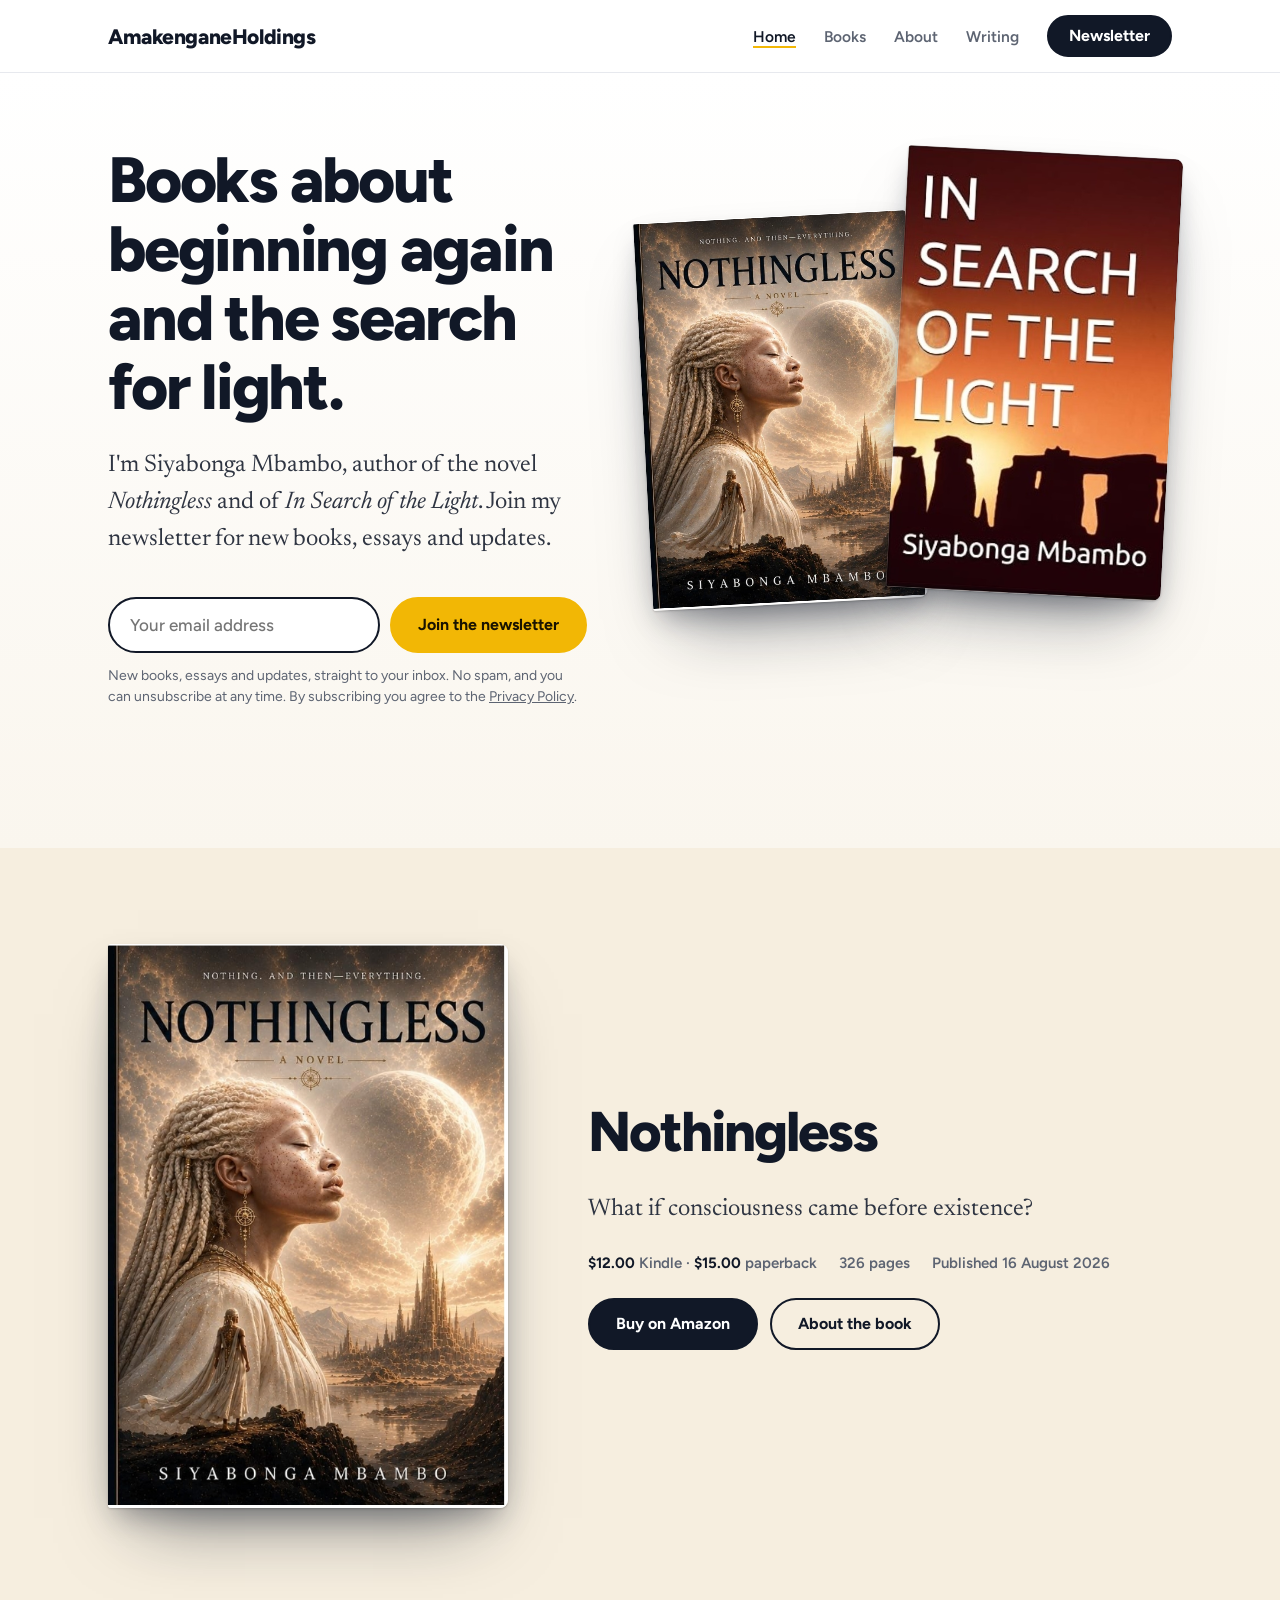
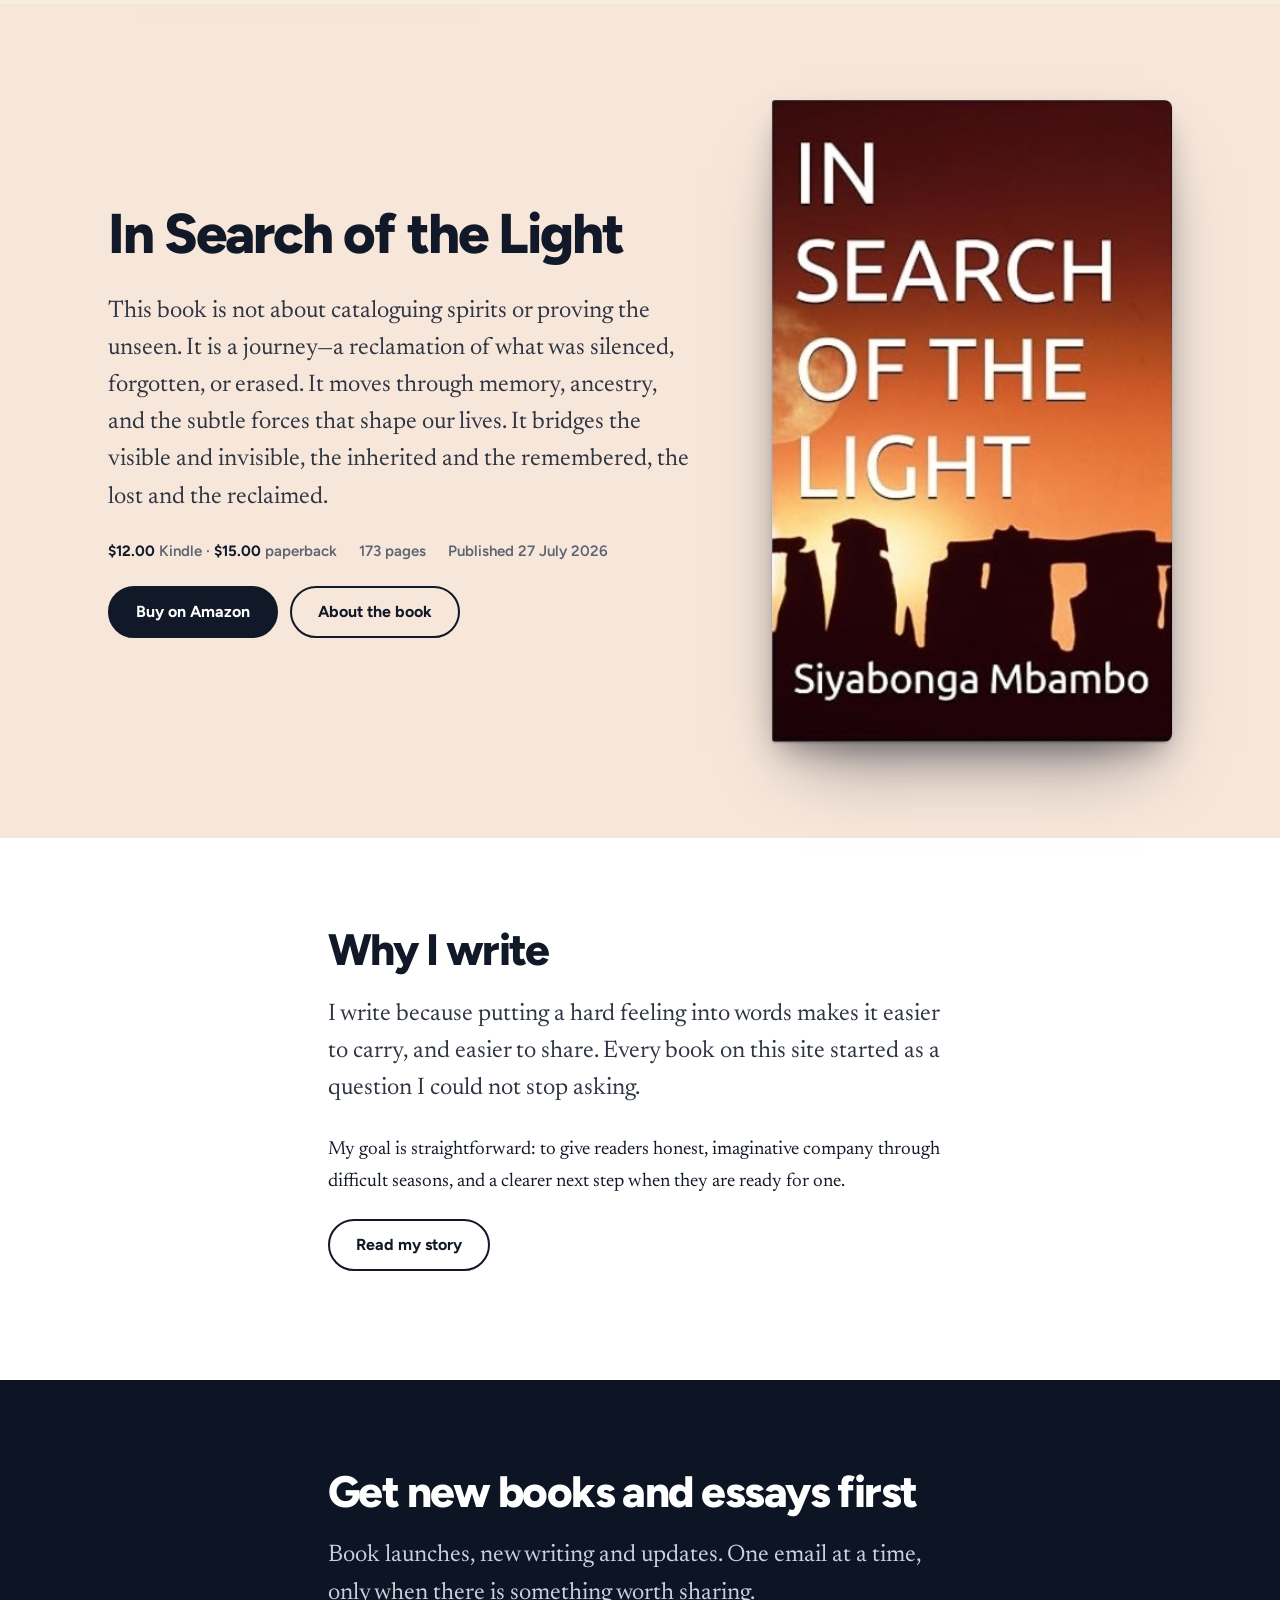
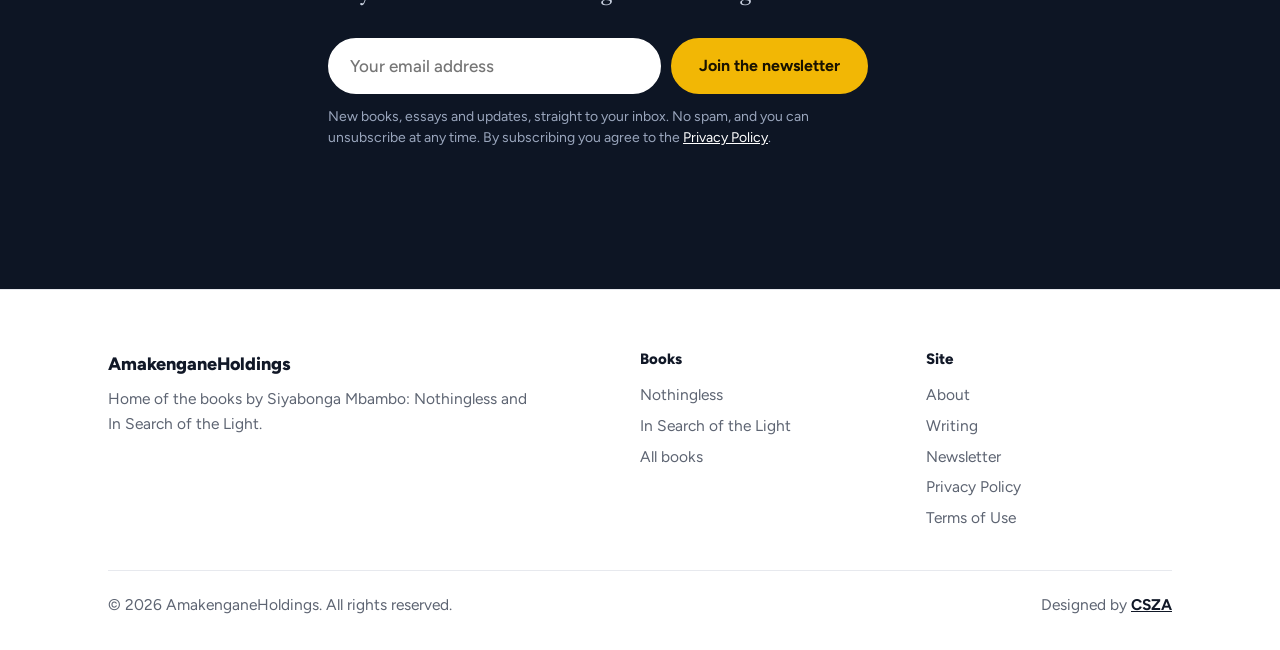
<file: index.html>
<!doctype html>
<html lang="en"><head><meta charset="utf-8">
<meta name="viewport" content="width=device-width,initial-scale=1">
<title>Siyabonga Mbambo | Author of Nothingless and In Search of the Light</title>
<meta name="description" content="Official website of author Siyabonga Mbambo. Explore the novel Nothingless and the book In Search of the Light, see prices and page counts, and join the newsletter."><meta name="keywords" content="Siyabonga Mbambo, Siyabonga Mbambo author, Siyabonga Mbambo books, Nothingless novel, In Search of the Light, Kindle ebooks, author newsletter, Amakengane Holdings"><meta name="robots" content="index,follow,max-image-preview:large">
<link rel="canonical" href="https://www.amakenganeholdings.co.za/">
<meta name="author" content="Siyabonga Mbambo">
<meta property="og:type" content="website"><meta property="og:site_name" content="Siyabonga Mbambo">
<meta property="og:title" content="Siyabonga Mbambo | Author of Nothingless and In Search of the Light"><meta property="og:description" content="Official website of author Siyabonga Mbambo. Explore the novel Nothingless and the book In Search of the Light, see prices and page counts, and join the newsletter."><meta property="og:url" content="https://www.amakenganeholdings.co.za/">
<meta property="og:image" content="https://www.amakenganeholdings.co.za/og-image.png">
<meta name="twitter:card" content="summary_large_image"><meta name="twitter:title" content="Siyabonga Mbambo | Author of Nothingless and In Search of the Light"><meta name="twitter:description" content="Official website of author Siyabonga Mbambo. Explore the novel Nothingless and the book In Search of the Light, see prices and page counts, and join the newsletter.">
<meta name="newsletter-endpoint" content="https://formspree.io/f/mgavkwjn">
<link rel="icon" href="favicon.svg" type="image/svg+xml"><link rel="icon" href="favicon-32.png" sizes="32x32" type="image/png"><link rel="apple-touch-icon" href="apple-touch-icon.png">
<link rel="sitemap" type="application/xml" href="https://www.amakenganeholdings.co.za/sitemap.xml">
<link rel="preconnect" href="https://fonts.googleapis.com"><link rel="preconnect" href="https://fonts.gstatic.com" crossorigin>
<link href="https://fonts.googleapis.com/css2?family=Figtree:wght@500;600;700&family=Newsreader:ital,opsz,wght@0,6..72,400;0,6..72,600;1,6..72,400&display=swap" rel="stylesheet">
<link rel="stylesheet" href="style.css"><script type="application/ld+json">{"@context": "https://schema.org", "@type": "Person", "name": "Siyabonga Mbambo", "url": "https://www.amakenganeholdings.co.za/", "jobTitle": "Author", "description": "Siyabonga Mbambo is the author of Nothingless and In Search of the Light.", "sameAs": ["https://www.amazon.nl/Nothingless-English-Siyabonga-Mbambo-ebook/dp/B0HFGPRQQQ", "https://www.amazon.com/SEARCH-LIGHT-Siyabonga-Mbambo-ebook/dp/B0HBRB9HQM"], "author": [{"@type": "Book", "name": "Nothingless", "url": "https://www.amakenganeholdings.co.za/nothingless.html"}, {"@type": "Book", "name": "In Search of the Light", "url": "https://www.amakenganeholdings.co.za/in-search-of-the-light.html"}]}</script><script type="application/ld+json">{"@context": "https://schema.org", "@type": "WebSite", "name": "Siyabonga Mbambo", "url": "https://www.amakenganeholdings.co.za/"}</script>
</head><body>
<a class="skip" href="#main">Skip to content</a>
<header class="site-header"><div class="wrap">
<a class="brand" href="index.html">AmakenganeHoldings</a>
<button class="menu-btn" aria-expanded="false" aria-controls="nav">Menu</button>
<nav class="nav" id="nav" aria-label="Main"><a href="index.html" aria-current="page">Home</a><a href="books.html">Books</a><a href="about.html">About</a><a href="writing.html">Writing</a><a class="btn" href="index.html#newsletter" style="color:#fff">Newsletter</a></nav>
</div></header>
<main id="main">
<section class="hero"><div class="wrap">
<div><h1>Books about beginning again and the search for light.</h1>
<p class="lead">I'm Siyabonga Mbambo, author of the novel <em>Nothingless</em> and of <em>In Search of the Light</em>. Join my newsletter for new books, essays and updates.</p>
<div id="newsletter"><div><form class="signup" novalidate>
<label class="skip" for="em-l">Email address</label>
<input id="em-l" type="email" name="email" placeholder="Your email address" autocomplete="email" required>
<input class="hp" type="text" name="website" tabindex="-1" autocomplete="off" aria-hidden="true">
<button class="btn gold" type="submit">Join the newsletter</button></form>
<p class="form-note">New books, essays and updates, straight to your inbox. No spam, and you can unsubscribe at any time. By subscribing you agree to the <a href="privacy.html">Privacy Policy</a>.</p>
<p class="form-msg" role="status" aria-live="polite"></p></div></div></div>
<div class="stack" aria-label="Book covers">
<a class="coverlink s1" href="nothingless.html"><img class="bookimg" src="nothingless-cover.jpg" alt="Cover of Nothingless, a novel by Siyabonga Mbambo" width="520" height="760"></a>
<a class="coverlink s2" href="in-search-of-the-light.html"><img class="bookimg" src="in-search-of-the-light-cover.jpg" alt="Cover of In Search of the Light by Siyabonga Mbambo" width="520" height="760"></a></div>
</div></section>
<section class="feature" style="background:#f6eedf"><div class="wrap">
<div class="fimg"><a class="coverlink" href="nothingless.html" aria-label="Nothingless"><img class="bookimg" src="nothingless-cover.jpg" alt="Cover of Nothingless, a novel by Siyabonga Mbambo" width="520" height="760"></a></div>
<div><h2>Nothingless</h2><p class="lead">What if consciousness came before existence?</p><p class="facts"><span><b>$12.00</b> Kindle &middot; <b>$15.00</b> paperback</span><span>326 pages</span><span>Published 16 August 2026</span></p>
<div class="actions"><a class="btn" href="https://www.amazon.nl/Nothingless-English-Siyabonga-Mbambo-ebook/dp/B0HFGPRQQQ" target="_blank" rel="noopener">Buy on Amazon</a>
<a class="btn ghost" href="nothingless.html">About the book</a></div></div></div></section><section class="feature flip" style="background:#f7e6da"><div class="wrap">
<div class="fimg"><a class="coverlink" href="in-search-of-the-light.html" aria-label="In Search of the Light"><img class="bookimg" src="in-search-of-the-light-cover.jpg" alt="Cover of In Search of the Light by Siyabonga Mbambo" width="520" height="760"></a></div>
<div><h2>In Search of the Light</h2><p class="lead">This book is not about cataloguing spirits or proving the unseen. It is a journey&mdash;a reclamation of what was silenced, forgotten, or erased. It moves through memory, ancestry, and the subtle forces that shape our lives. It bridges the visible and invisible, the inherited and the remembered, the lost and the reclaimed.</p><p class="facts"><span><b>$12.00</b> Kindle &middot; <b>$15.00</b> paperback</span><span>173 pages</span><span>Published 27 July 2026</span></p>
<div class="actions"><a class="btn" href="https://www.amazon.com/SEARCH-LIGHT-Siyabonga-Mbambo-ebook/dp/B0HBRB9HQM" target="_blank" rel="noopener">Buy on Amazon</a>
<a class="btn ghost" href="in-search-of-the-light.html">About the book</a></div></div></div></section>
<section><div class="narrow">
<h2>Why I write</h2>
<p class="lead">I write because putting a hard feeling into words makes it easier to carry, and easier to share. Every book on this site started as a question I could not stop asking.</p>
<p>My goal is straightforward: to give readers honest, imaginative company through difficult seasons, and a clearer next step when they are ready for one.</p>
<p><a class="btn ghost" href="about.html">Read my story</a></p>
</div></section>
<section class="band"><div class="narrow">
<h2>Get new books and essays first</h2>
<p class="lead">Book launches, new writing and updates. One email at a time, only when there is something worth sharing.</p>
<div><form class="signup" novalidate>
<label class="skip" for="em-d">Email address</label>
<input id="em-d" type="email" name="email" placeholder="Your email address" autocomplete="email" required>
<input class="hp" type="text" name="website" tabindex="-1" autocomplete="off" aria-hidden="true">
<button class="btn gold" type="submit">Join the newsletter</button></form>
<p class="form-note">New books, essays and updates, straight to your inbox. No spam, and you can unsubscribe at any time. By subscribing you agree to the <a href="privacy.html">Privacy Policy</a>.</p>
<p class="form-msg" role="status" aria-live="polite"></p></div>
</div></section></main>
<footer class="site-footer"><div class="wrap">
<div class="foot">
<div><p class="sans" style="font-weight:800;color:var(--ink);font-size:18px;margin-bottom:8px">AmakenganeHoldings</p>
<p style="max-width:28em">Home of the books by Siyabonga Mbambo: Nothingless and In Search of the Light.</p></div>
<div><h4>Books</h4><a href="nothingless.html">Nothingless</a><a href="in-search-of-the-light.html">In Search of the Light</a><a href="books.html">All books</a></div>
<div><h4>Site</h4><a href="about.html">About</a><a href="writing.html">Writing</a><a href="index.html#newsletter">Newsletter</a><a href="privacy.html">Privacy Policy</a><a href="terms.html">Terms of Use</a></div>
</div>
<div class="legal"><span>&copy; 2026 AmakenganeHoldings. All rights reserved.</span>
<span>Designed by <a href="https://cloudsolutionsza.com" target="_blank" rel="noopener">CSZA</a></span></div>
</div></footer>
<script src="script.js" defer></script>
</body></html>
</file>
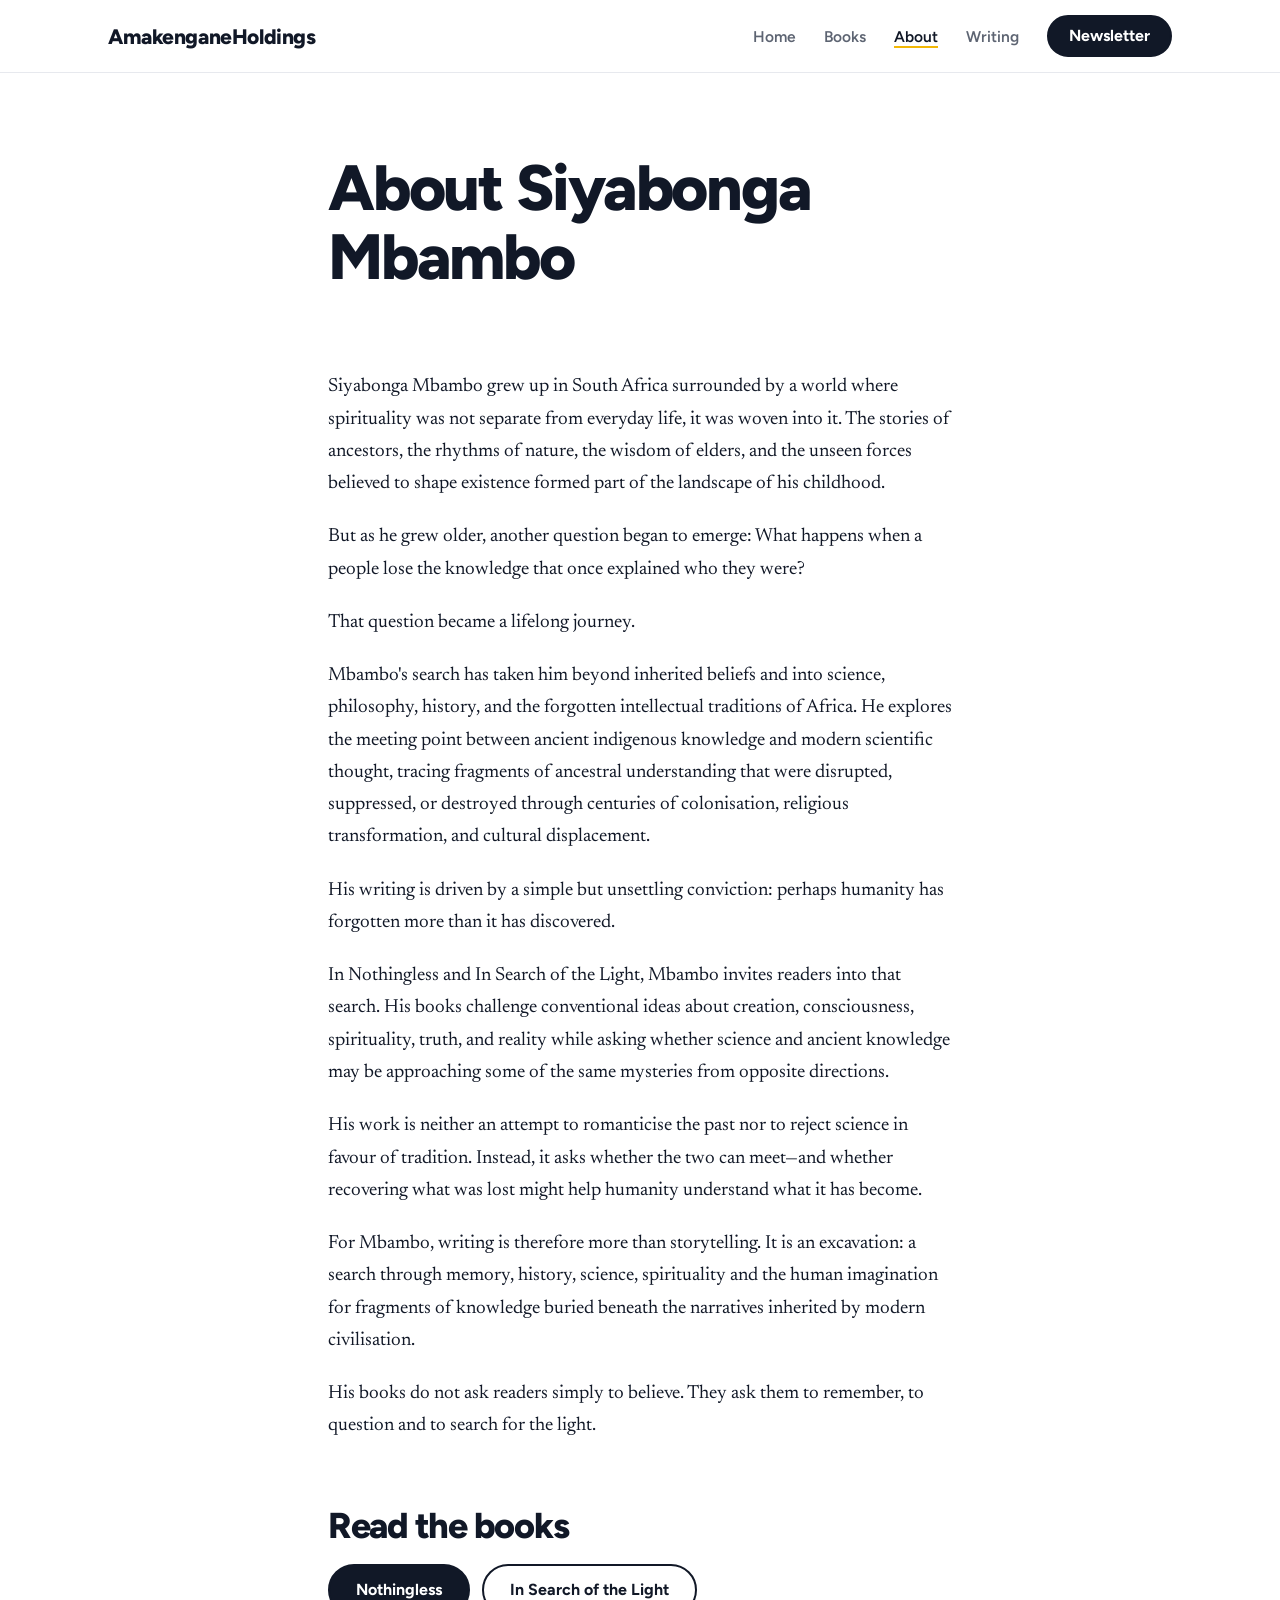
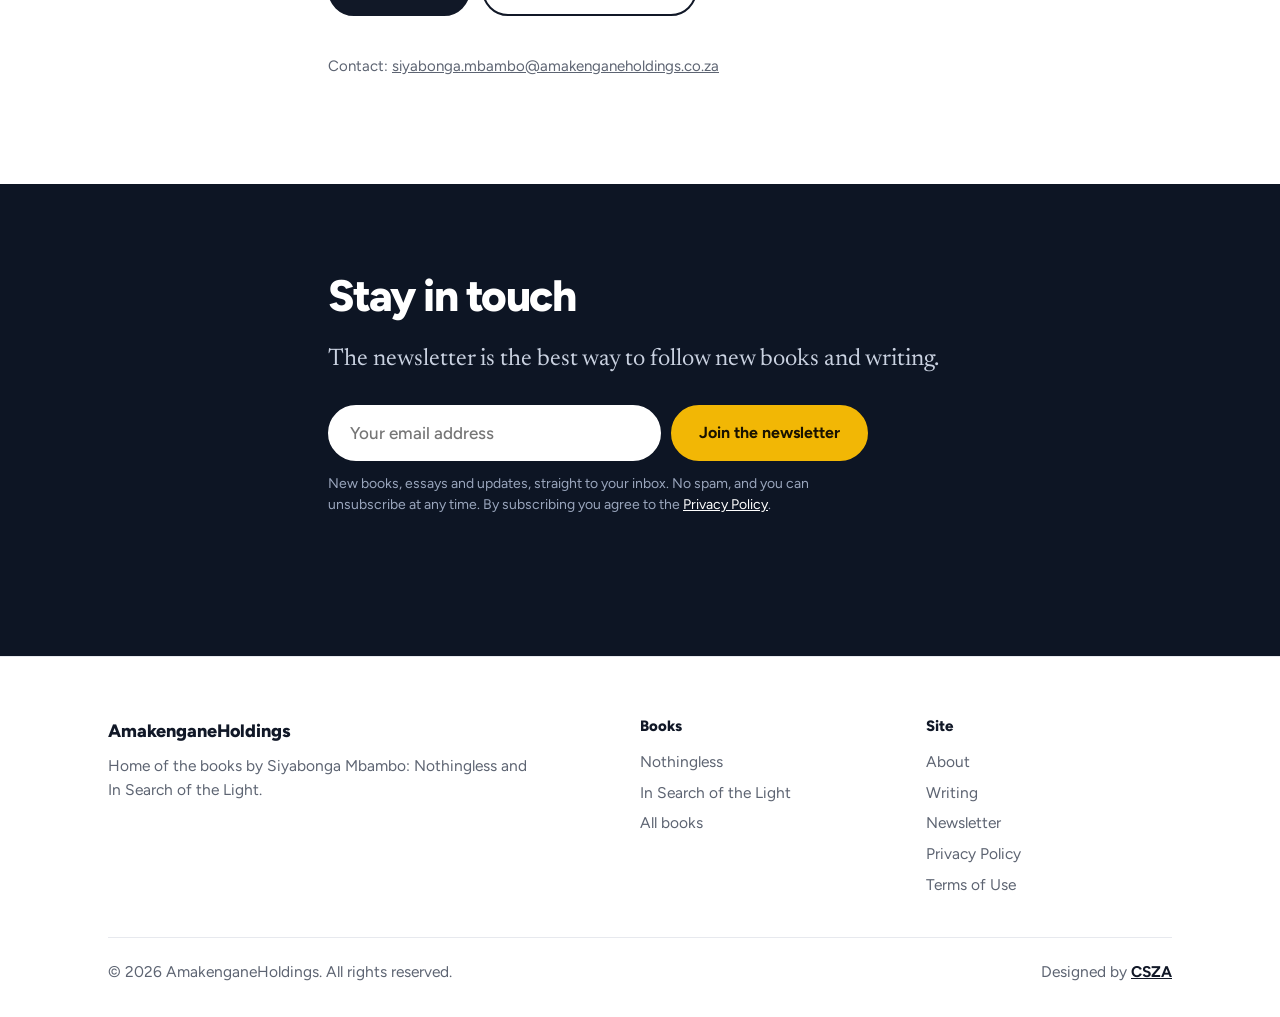
<file: about.html>
<!doctype html>
<html lang="en"><head><meta charset="utf-8">
<meta name="viewport" content="width=device-width,initial-scale=1">
<title>About Siyabonga Mbambo | Author Biography and Story</title>
<meta name="description" content="Meet Siyabonga Mbambo, author of the novel Nothingless and In Search of the Light. Read his story, what he writes about, and why he writes."><meta name="keywords" content="Siyabonga Mbambo biography, about Siyabonga Mbambo, Siyabonga Mbambo autobiography, author story, why I write"><meta name="robots" content="index,follow,max-image-preview:large">
<link rel="canonical" href="https://www.amakenganeholdings.co.za/about.html">
<meta name="author" content="Siyabonga Mbambo">
<meta property="og:type" content="profile"><meta property="og:site_name" content="Siyabonga Mbambo">
<meta property="og:title" content="About Siyabonga Mbambo | Author Biography and Story"><meta property="og:description" content="Meet Siyabonga Mbambo, author of the novel Nothingless and In Search of the Light. Read his story, what he writes about, and why he writes."><meta property="og:url" content="https://www.amakenganeholdings.co.za/about.html">
<meta property="og:image" content="https://www.amakenganeholdings.co.za/og-image.png">
<meta name="twitter:card" content="summary_large_image"><meta name="twitter:title" content="About Siyabonga Mbambo | Author Biography and Story"><meta name="twitter:description" content="Meet Siyabonga Mbambo, author of the novel Nothingless and In Search of the Light. Read his story, what he writes about, and why he writes.">
<meta name="newsletter-endpoint" content="https://formspree.io/f/mgavkwjn">
<link rel="icon" href="favicon.svg" type="image/svg+xml"><link rel="icon" href="favicon-32.png" sizes="32x32" type="image/png"><link rel="apple-touch-icon" href="apple-touch-icon.png">
<link rel="sitemap" type="application/xml" href="https://www.amakenganeholdings.co.za/sitemap.xml">
<link rel="preconnect" href="https://fonts.googleapis.com"><link rel="preconnect" href="https://fonts.gstatic.com" crossorigin>
<link href="https://fonts.googleapis.com/css2?family=Figtree:wght@500;600;700&family=Newsreader:ital,opsz,wght@0,6..72,400;0,6..72,600;1,6..72,400&display=swap" rel="stylesheet">
<link rel="stylesheet" href="style.css"><script type="application/ld+json">{"@context": "https://schema.org", "@type": "Person", "name": "Siyabonga Mbambo", "url": "https://www.amakenganeholdings.co.za/", "jobTitle": "Author", "description": "Siyabonga Mbambo is the author of Nothingless and In Search of the Light.", "sameAs": ["https://www.amazon.nl/Nothingless-English-Siyabonga-Mbambo-ebook/dp/B0HFGPRQQQ", "https://www.amazon.com/SEARCH-LIGHT-Siyabonga-Mbambo-ebook/dp/B0HBRB9HQM"], "author": [{"@type": "Book", "name": "Nothingless", "url": "https://www.amakenganeholdings.co.za/nothingless.html"}, {"@type": "Book", "name": "In Search of the Light", "url": "https://www.amakenganeholdings.co.za/in-search-of-the-light.html"}]}</script><script type="application/ld+json">{"@context": "https://schema.org", "@type": "BreadcrumbList", "itemListElement": [{"@type": "ListItem", "position": 1, "name": "Home", "item": "https://www.amakenganeholdings.co.za/"}, {"@type": "ListItem", "position": 2, "name": "About", "item": "https://www.amakenganeholdings.co.za/about.html"}]}</script>
</head><body>
<a class="skip" href="#main">Skip to content</a>
<header class="site-header"><div class="wrap">
<a class="brand" href="index.html">AmakenganeHoldings</a>
<button class="menu-btn" aria-expanded="false" aria-controls="nav">Menu</button>
<nav class="nav" id="nav" aria-label="Main"><a href="index.html">Home</a><a href="books.html">Books</a><a href="about.html" aria-current="page">About</a><a href="writing.html">Writing</a><a class="btn" href="index.html#newsletter" style="color:#fff">Newsletter</a></nav>
</div></header>
<main id="main">
<section class="pagehead"><div class="narrow"><h1>About Siyabonga Mbambo</h1></div></section>
<section style="padding-top:24px"><div class="narrow prose">
<p>Siyabonga Mbambo grew up in South Africa surrounded by a world where spirituality was not separate from everyday life, it was woven into it. The stories of ancestors, the rhythms of nature, the wisdom of elders, and the unseen forces believed to shape existence formed part of the landscape of his childhood.</p><p>But as he grew older, another question began to emerge: What happens when a people lose the knowledge that once explained who they were?</p><p>That question became a lifelong journey.</p><p>Mbambo's search has taken him beyond inherited beliefs and into science, philosophy, history, and the forgotten intellectual traditions of Africa. He explores the meeting point between ancient indigenous knowledge and modern scientific thought, tracing fragments of ancestral understanding that were disrupted, suppressed, or destroyed through centuries of colonisation, religious transformation, and cultural displacement.</p><p>His writing is driven by a simple but unsettling conviction: perhaps humanity has forgotten more than it has discovered.</p><p>In Nothingless and In Search of the Light, Mbambo invites readers into that search. His books challenge conventional ideas about creation, consciousness, spirituality, truth, and reality while asking whether science and ancient knowledge may be approaching some of the same mysteries from opposite directions.</p><p>His work is neither an attempt to romanticise the past nor to reject science in favour of tradition. Instead, it asks whether the two can meet&mdash;and whether recovering what was lost might help humanity understand what it has become.</p><p>For Mbambo, writing is therefore more than storytelling. It is an excavation: a search through memory, history, science, spirituality and the human imagination for fragments of knowledge buried beneath the narratives inherited by modern civilisation.</p><p>His books do not ask readers simply to believe. They ask them to remember, to question and to search for the light.</p>
<h2>Read the books</h2>
<div class="actions"><a class="btn" href="nothingless.html">Nothingless</a><a class="btn ghost" href="in-search-of-the-light.html">In Search of the Light</a></div>
<p class="muted sans" style="font-size:15px;margin-top:2.5em">Contact: <a href="mailto:siyabonga.mbambo@amakenganeholdings.co.za">siyabonga.mbambo@amakenganeholdings.co.za</a></p>
</div></section>
<section class="band"><div class="narrow"><h2>Stay in touch</h2><p class="lead">The newsletter is the best way to follow new books and writing.</p><div><form class="signup" novalidate>
<label class="skip" for="em-d">Email address</label>
<input id="em-d" type="email" name="email" placeholder="Your email address" autocomplete="email" required>
<input class="hp" type="text" name="website" tabindex="-1" autocomplete="off" aria-hidden="true">
<button class="btn gold" type="submit">Join the newsletter</button></form>
<p class="form-note">New books, essays and updates, straight to your inbox. No spam, and you can unsubscribe at any time. By subscribing you agree to the <a href="privacy.html">Privacy Policy</a>.</p>
<p class="form-msg" role="status" aria-live="polite"></p></div></div></section></main>
<footer class="site-footer"><div class="wrap">
<div class="foot">
<div><p class="sans" style="font-weight:800;color:var(--ink);font-size:18px;margin-bottom:8px">AmakenganeHoldings</p>
<p style="max-width:28em">Home of the books by Siyabonga Mbambo: Nothingless and In Search of the Light.</p></div>
<div><h4>Books</h4><a href="nothingless.html">Nothingless</a><a href="in-search-of-the-light.html">In Search of the Light</a><a href="books.html">All books</a></div>
<div><h4>Site</h4><a href="about.html">About</a><a href="writing.html">Writing</a><a href="index.html#newsletter">Newsletter</a><a href="privacy.html">Privacy Policy</a><a href="terms.html">Terms of Use</a></div>
</div>
<div class="legal"><span>&copy; 2026 AmakenganeHoldings. All rights reserved.</span>
<span>Designed by <a href="https://cloudsolutionsza.com" target="_blank" rel="noopener">CSZA</a></span></div>
</div></footer>
<script src="script.js" defer></script>
</body></html>
</file>
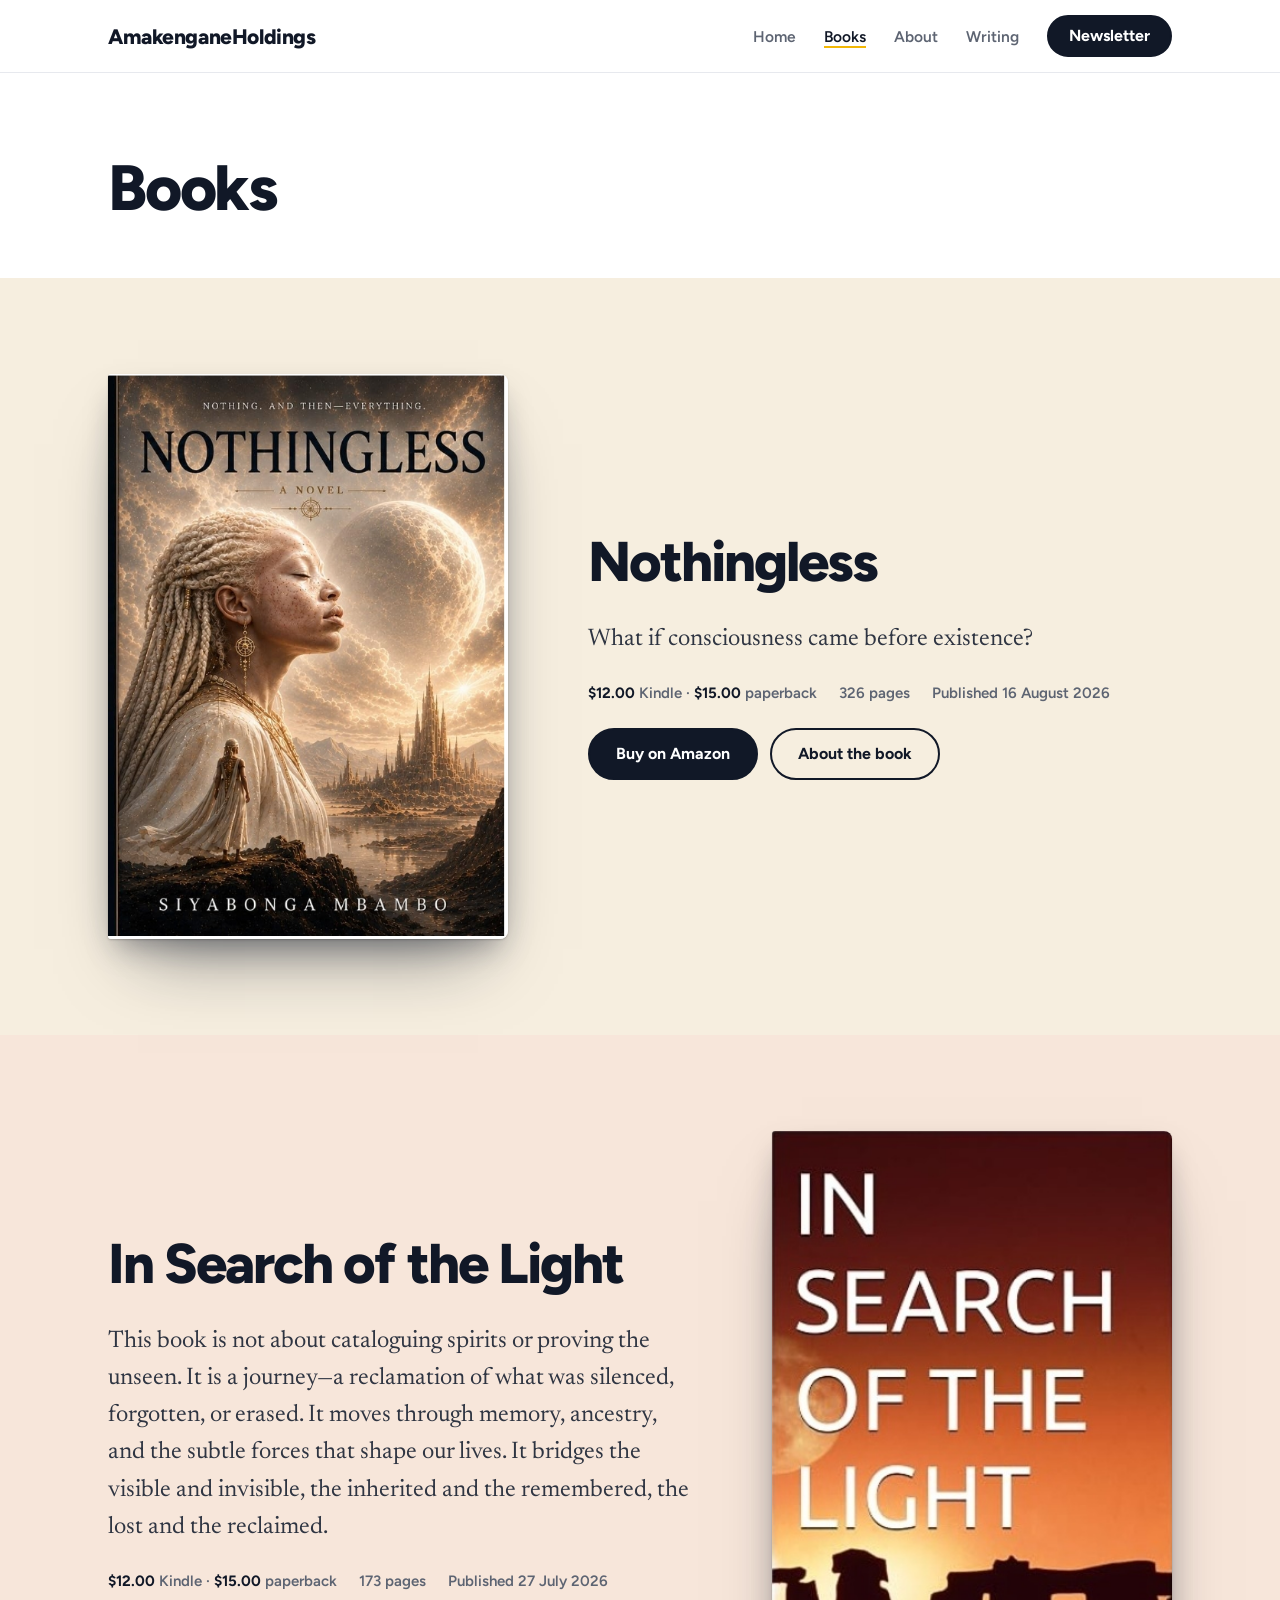
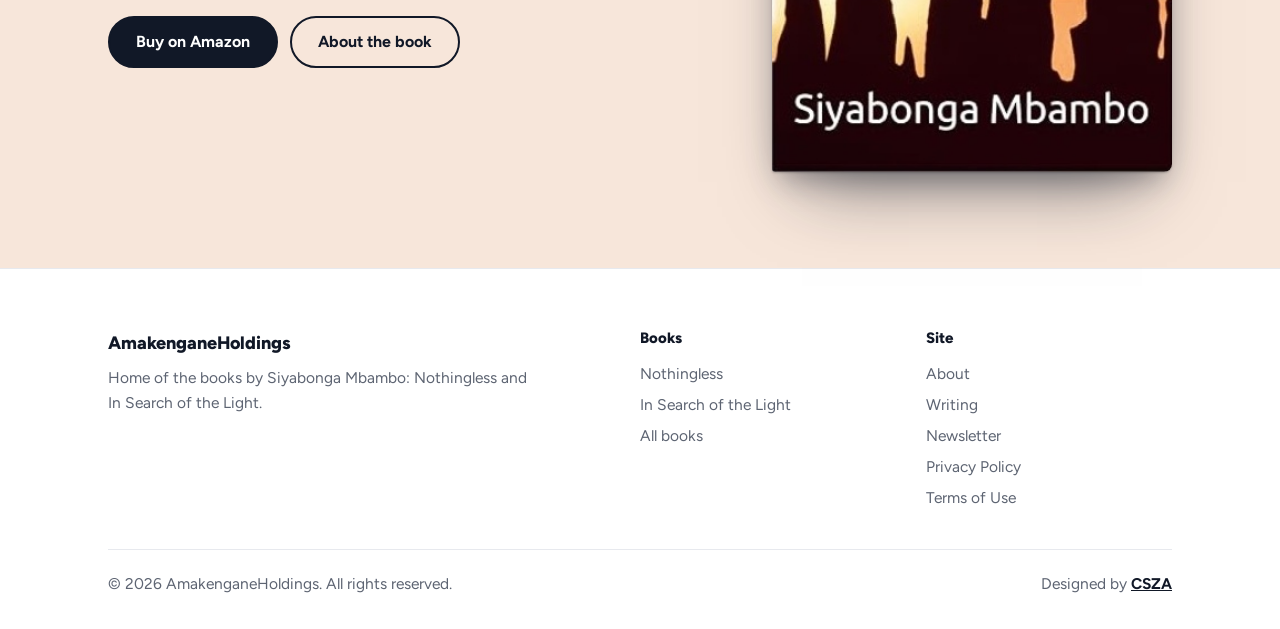
<file: books.html>
<!doctype html>
<html lang="en"><head><meta charset="utf-8">
<meta name="viewport" content="width=device-width,initial-scale=1">
<title>Books by Siyabonga Mbambo | Nothingless and In Search of the Light</title>
<meta name="description" content="All books by Siyabonga Mbambo: the novel Nothingless and In Search of the Light. Prices, page counts, publication dates and where to buy on Amazon."><meta name="keywords" content="Siyabonga Mbambo books, buy Siyabonga Mbambo books, Nothingless, In Search of the Light, Kindle ebooks on Amazon"><meta name="robots" content="index,follow,max-image-preview:large">
<link rel="canonical" href="https://www.amakenganeholdings.co.za/books.html">
<meta name="author" content="Siyabonga Mbambo">
<meta property="og:type" content="website"><meta property="og:site_name" content="Siyabonga Mbambo">
<meta property="og:title" content="Books by Siyabonga Mbambo | Nothingless and In Search of the Light"><meta property="og:description" content="All books by Siyabonga Mbambo: the novel Nothingless and In Search of the Light. Prices, page counts, publication dates and where to buy on Amazon."><meta property="og:url" content="https://www.amakenganeholdings.co.za/books.html">
<meta property="og:image" content="https://www.amakenganeholdings.co.za/og-image.png">
<meta name="twitter:card" content="summary_large_image"><meta name="twitter:title" content="Books by Siyabonga Mbambo | Nothingless and In Search of the Light"><meta name="twitter:description" content="All books by Siyabonga Mbambo: the novel Nothingless and In Search of the Light. Prices, page counts, publication dates and where to buy on Amazon.">
<meta name="newsletter-endpoint" content="https://formspree.io/f/mgavkwjn">
<link rel="icon" href="favicon.svg" type="image/svg+xml"><link rel="icon" href="favicon-32.png" sizes="32x32" type="image/png"><link rel="apple-touch-icon" href="apple-touch-icon.png">
<link rel="sitemap" type="application/xml" href="https://www.amakenganeholdings.co.za/sitemap.xml">
<link rel="preconnect" href="https://fonts.googleapis.com"><link rel="preconnect" href="https://fonts.gstatic.com" crossorigin>
<link href="https://fonts.googleapis.com/css2?family=Figtree:wght@500;600;700&family=Newsreader:ital,opsz,wght@0,6..72,400;0,6..72,600;1,6..72,400&display=swap" rel="stylesheet">
<link rel="stylesheet" href="style.css"><script type="application/ld+json">{"@context": "https://schema.org", "@type": "BreadcrumbList", "itemListElement": [{"@type": "ListItem", "position": 1, "name": "Home", "item": "https://www.amakenganeholdings.co.za/"}, {"@type": "ListItem", "position": 2, "name": "Books", "item": "https://www.amakenganeholdings.co.za/books.html"}]}</script>
</head><body>
<a class="skip" href="#main">Skip to content</a>
<header class="site-header"><div class="wrap">
<a class="brand" href="index.html">AmakenganeHoldings</a>
<button class="menu-btn" aria-expanded="false" aria-controls="nav">Menu</button>
<nav class="nav" id="nav" aria-label="Main"><a href="index.html">Home</a><a href="books.html" aria-current="page">Books</a><a href="about.html">About</a><a href="writing.html">Writing</a><a class="btn" href="index.html#newsletter" style="color:#fff">Newsletter</a></nav>
</div></header>
<main id="main"><section class="pagehead"><div class="wrap"><h1>Books</h1></div></section><section class="feature" style="background:#f6eedf"><div class="wrap">
<div class="fimg"><a class="coverlink" href="nothingless.html" aria-label="Nothingless"><img class="bookimg" src="nothingless-cover.jpg" alt="Cover of Nothingless, a novel by Siyabonga Mbambo" width="520" height="760"></a></div>
<div><h2>Nothingless</h2><p class="lead">What if consciousness came before existence?</p><p class="facts"><span><b>$12.00</b> Kindle &middot; <b>$15.00</b> paperback</span><span>326 pages</span><span>Published 16 August 2026</span></p>
<div class="actions"><a class="btn" href="https://www.amazon.nl/Nothingless-English-Siyabonga-Mbambo-ebook/dp/B0HFGPRQQQ" target="_blank" rel="noopener">Buy on Amazon</a>
<a class="btn ghost" href="nothingless.html">About the book</a></div></div></div></section><section class="feature flip" style="background:#f7e6da"><div class="wrap">
<div class="fimg"><a class="coverlink" href="in-search-of-the-light.html" aria-label="In Search of the Light"><img class="bookimg" src="in-search-of-the-light-cover.jpg" alt="Cover of In Search of the Light by Siyabonga Mbambo" width="520" height="760"></a></div>
<div><h2>In Search of the Light</h2><p class="lead">This book is not about cataloguing spirits or proving the unseen. It is a journey&mdash;a reclamation of what was silenced, forgotten, or erased. It moves through memory, ancestry, and the subtle forces that shape our lives. It bridges the visible and invisible, the inherited and the remembered, the lost and the reclaimed.</p><p class="facts"><span><b>$12.00</b> Kindle &middot; <b>$15.00</b> paperback</span><span>173 pages</span><span>Published 27 July 2026</span></p>
<div class="actions"><a class="btn" href="https://www.amazon.com/SEARCH-LIGHT-Siyabonga-Mbambo-ebook/dp/B0HBRB9HQM" target="_blank" rel="noopener">Buy on Amazon</a>
<a class="btn ghost" href="in-search-of-the-light.html">About the book</a></div></div></div></section></main>
<footer class="site-footer"><div class="wrap">
<div class="foot">
<div><p class="sans" style="font-weight:800;color:var(--ink);font-size:18px;margin-bottom:8px">AmakenganeHoldings</p>
<p style="max-width:28em">Home of the books by Siyabonga Mbambo: Nothingless and In Search of the Light.</p></div>
<div><h4>Books</h4><a href="nothingless.html">Nothingless</a><a href="in-search-of-the-light.html">In Search of the Light</a><a href="books.html">All books</a></div>
<div><h4>Site</h4><a href="about.html">About</a><a href="writing.html">Writing</a><a href="index.html#newsletter">Newsletter</a><a href="privacy.html">Privacy Policy</a><a href="terms.html">Terms of Use</a></div>
</div>
<div class="legal"><span>&copy; 2026 AmakenganeHoldings. All rights reserved.</span>
<span>Designed by <a href="https://cloudsolutionsza.com" target="_blank" rel="noopener">CSZA</a></span></div>
</div></footer>
<script src="script.js" defer></script>
</body></html>
</file>
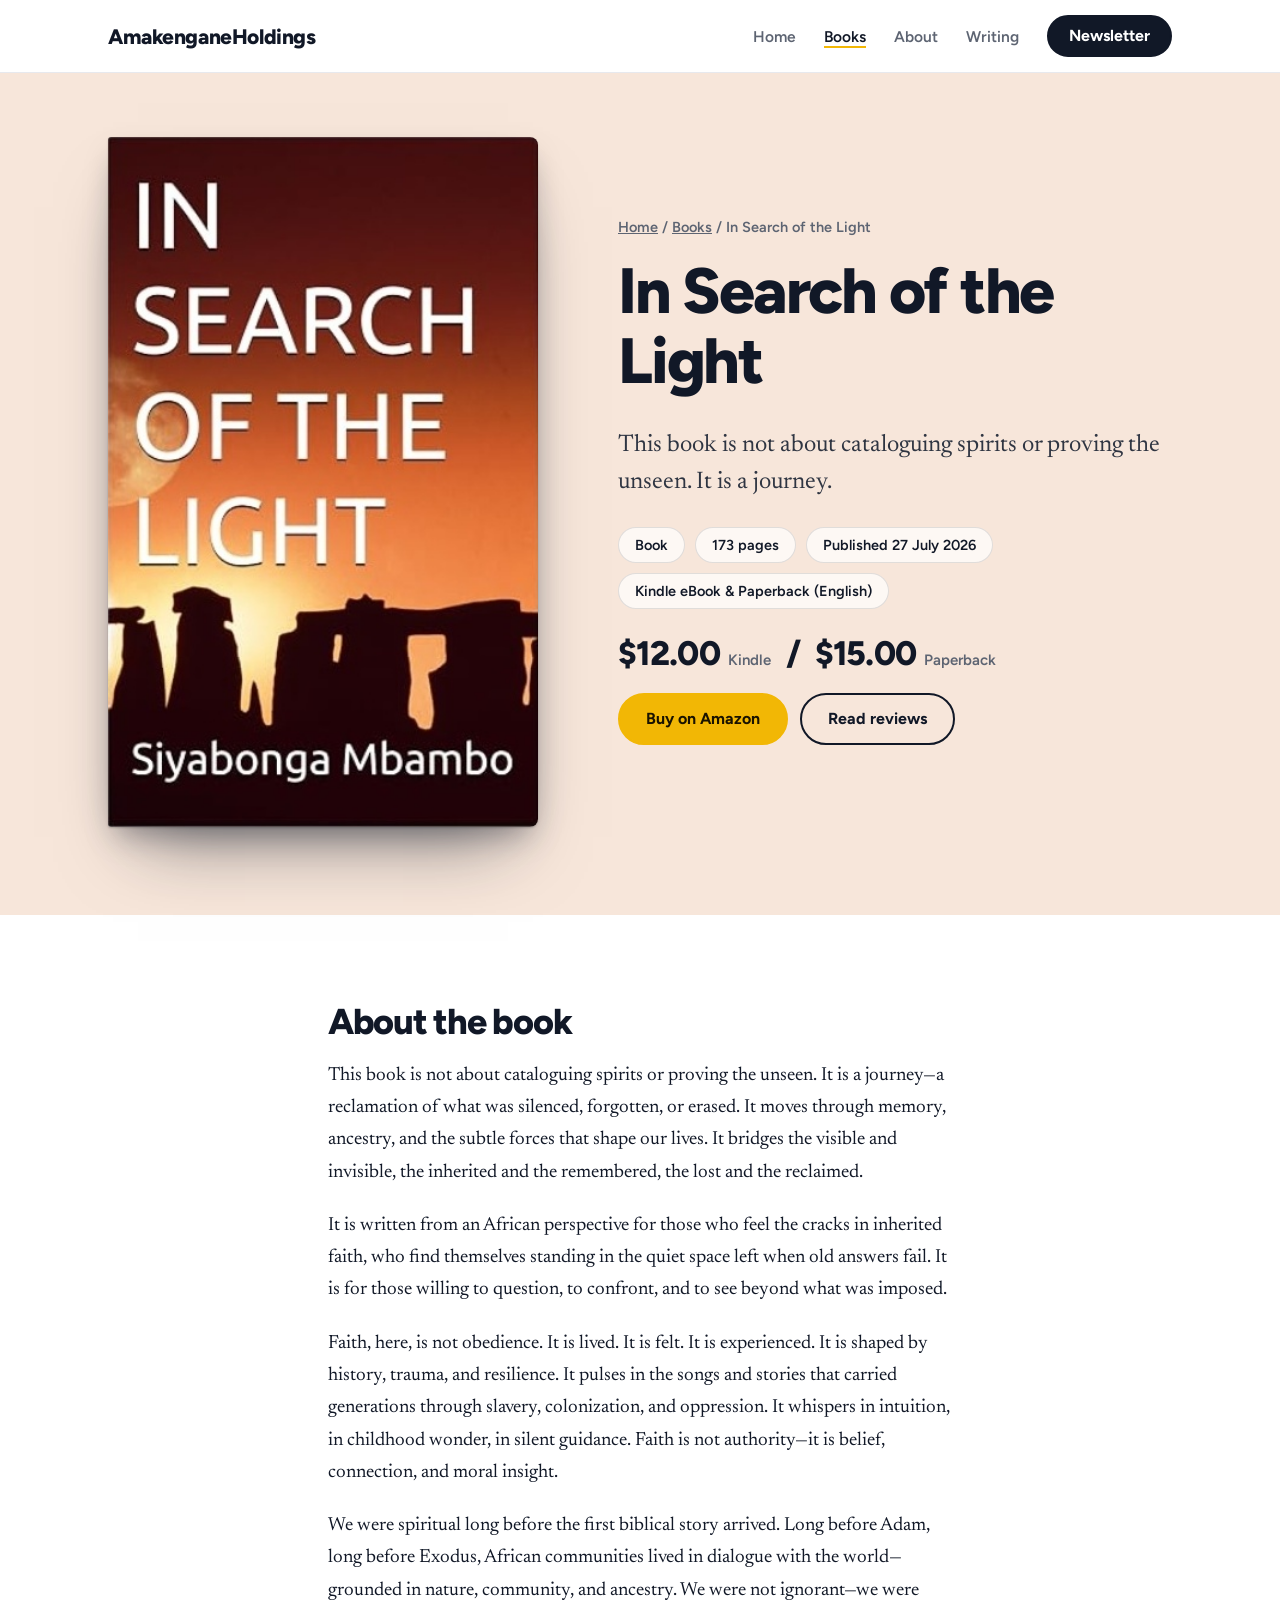
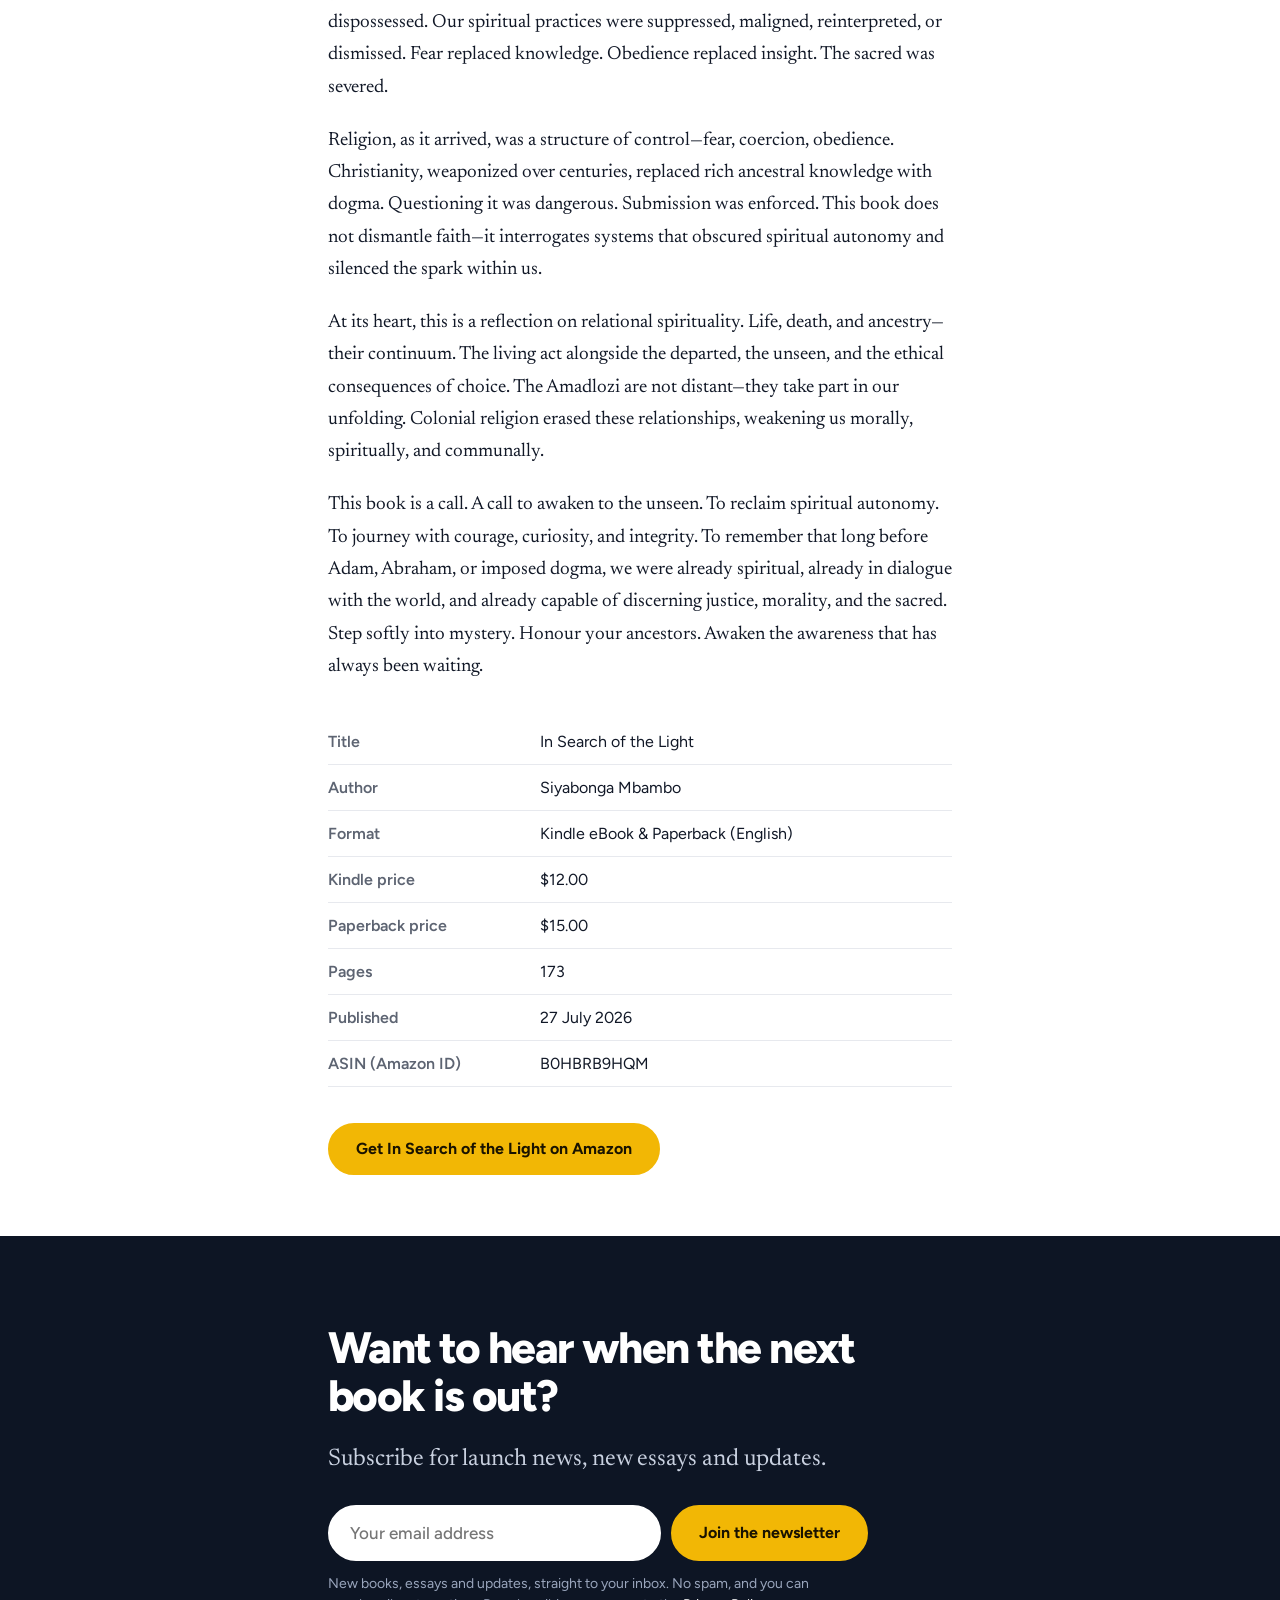
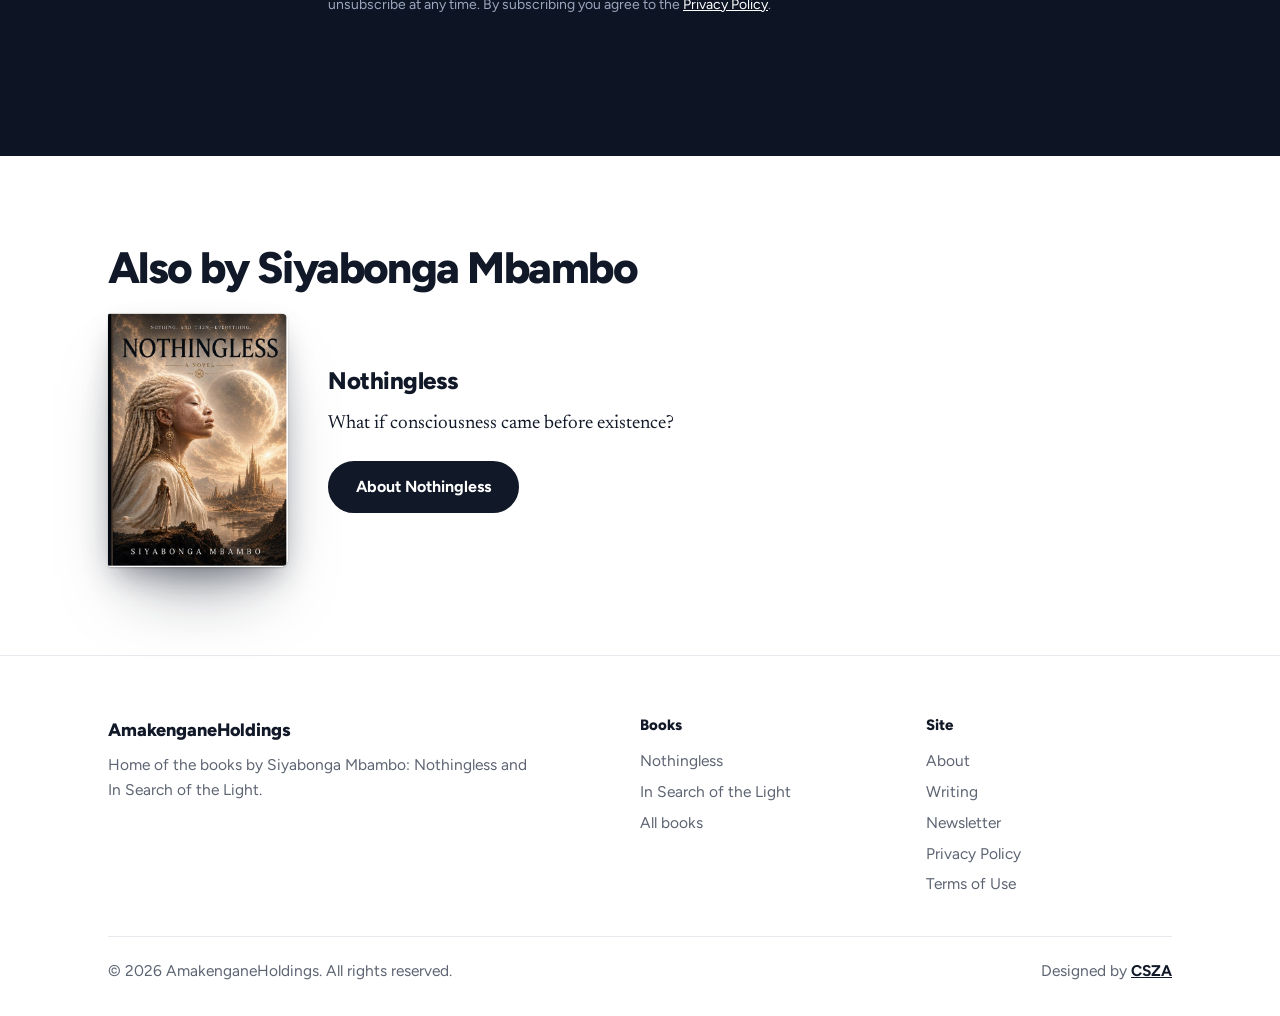
<file: in-search-of-the-light.html>
<!doctype html>
<html lang="en"><head><meta charset="utf-8">
<meta name="viewport" content="width=device-width,initial-scale=1">
<title>In Search of the Light by Siyabonga Mbambo | Book, price, pages and where to buy</title>
<meta name="description" content="In Search of the Light by Siyabonga Mbambo. This book is not about cataloguing spirits or proving the unseen. It is a journey—a reclamation of what was silenced, forgotten, or erased. It moves through memory, ancestry, and the subtle forces that shape our lives. It bridges the visible and invisible, the inherited and the remembered, the lost and the reclaimed. 173 pages. $12.00 Kindle, $15.00 paperback."><meta name="keywords" content="In Search of the Light book, In Search of the Light Siyabonga Mbambo, In Search of the Light Kindle ebook, African spirituality book, ancestry and faith, Amadlozi, reclaiming spiritual autonomy, decolonising faith, Siyabonga Mbambo"><meta name="robots" content="index,follow,max-image-preview:large">
<link rel="canonical" href="https://www.amakenganeholdings.co.za/in-search-of-the-light.html">
<meta name="author" content="Siyabonga Mbambo">
<meta property="og:type" content="book"><meta property="og:site_name" content="Siyabonga Mbambo">
<meta property="og:title" content="In Search of the Light by Siyabonga Mbambo | Book, price, pages and where to buy"><meta property="og:description" content="In Search of the Light by Siyabonga Mbambo. This book is not about cataloguing spirits or proving the unseen. It is a journey—a reclamation of what was silenced, forgotten, or erased. It moves through memory, ancestry, and the subtle forces that shape our lives. It bridges the visible and invisible, the inherited and the remembered, the lost and the reclaimed. 173 pages. $12.00 Kindle, $15.00 paperback."><meta property="og:url" content="https://www.amakenganeholdings.co.za/in-search-of-the-light.html">
<meta property="og:image" content="https://www.amakenganeholdings.co.za/og-image.png">
<meta name="twitter:card" content="summary_large_image"><meta name="twitter:title" content="In Search of the Light by Siyabonga Mbambo | Book, price, pages and where to buy"><meta name="twitter:description" content="In Search of the Light by Siyabonga Mbambo. This book is not about cataloguing spirits or proving the unseen. It is a journey—a reclamation of what was silenced, forgotten, or erased. It moves through memory, ancestry, and the subtle forces that shape our lives. It bridges the visible and invisible, the inherited and the remembered, the lost and the reclaimed. 173 pages. $12.00 Kindle, $15.00 paperback.">
<meta name="newsletter-endpoint" content="https://formspree.io/f/mgavkwjn">
<link rel="icon" href="favicon.svg" type="image/svg+xml"><link rel="icon" href="favicon-32.png" sizes="32x32" type="image/png"><link rel="apple-touch-icon" href="apple-touch-icon.png">
<link rel="sitemap" type="application/xml" href="https://www.amakenganeholdings.co.za/sitemap.xml">
<link rel="preconnect" href="https://fonts.googleapis.com"><link rel="preconnect" href="https://fonts.gstatic.com" crossorigin>
<link href="https://fonts.googleapis.com/css2?family=Figtree:wght@500;600;700&family=Newsreader:ital,opsz,wght@0,6..72,400;0,6..72,600;1,6..72,400&display=swap" rel="stylesheet">
<link rel="stylesheet" href="style.css"><script type="application/ld+json">{"@context": "https://schema.org", "@type": "Book", "name": "In Search of the Light", "author": {"@type": "Person", "name": "Siyabonga Mbambo"}, "url": "https://www.amakenganeholdings.co.za/in-search-of-the-light.html", "description": "This book is not about cataloguing spirits or proving the unseen. It is a journey—a reclamation of what was silenced, forgotten, or erased. It moves through memory, ancestry, and the subtle forces that shape our lives. It bridges the visible and invisible, the inherited and the remembered, the lost and the reclaimed.", "inLanguage": "en", "numberOfPages": 173, "image": "https://www.amakenganeholdings.co.za/in-search-of-the-light-cover.jpg", "workExample": {"@type": "Book", "bookFormat": "https://schema.org/EBook", "inLanguage": "en", "url": "https://www.amazon.com/SEARCH-LIGHT-Siyabonga-Mbambo-ebook/dp/B0HBRB9HQM"}}</script><script type="application/ld+json">{"@context": "https://schema.org", "@type": "BreadcrumbList", "itemListElement": [{"@type": "ListItem", "position": 1, "name": "Home", "item": "https://www.amakenganeholdings.co.za/"}, {"@type": "ListItem", "position": 2, "name": "Books", "item": "https://www.amakenganeholdings.co.za/books.html"}, {"@type": "ListItem", "position": 3, "name": "In Search of the Light", "item": "https://www.amakenganeholdings.co.za/in-search-of-the-light.html"}]}</script>
</head><body>
<a class="skip" href="#main">Skip to content</a>
<header class="site-header"><div class="wrap">
<a class="brand" href="index.html">AmakenganeHoldings</a>
<button class="menu-btn" aria-expanded="false" aria-controls="nav">Menu</button>
<nav class="nav" id="nav" aria-label="Main"><a href="index.html">Home</a><a href="books.html" aria-current="page">Books</a><a href="about.html">About</a><a href="writing.html">Writing</a><a class="btn" href="index.html#newsletter" style="color:#fff">Newsletter</a></nav>
</div></header>
<main id="main">
<section class="bhero" style="background:#f7e6da"><div class="wrap">
<div class="fimg"><img class="bookimg" src="in-search-of-the-light-cover.jpg" alt="Cover of In Search of the Light by Siyabonga Mbambo" width="520" height="760"></div>
<div>
<p class="crumbs"><a href="index.html">Home</a> / <a href="books.html">Books</a> / In Search of the Light</p>
<h1>In Search of the Light</h1>
<p class="lead">This book is not about cataloguing spirits or proving the unseen. It is a journey.</p>
<ul class="chips"><li>Book</li><li>173 pages</li><li>Published 27 July 2026</li><li>Kindle eBook &amp; Paperback (English)</li></ul>
<p class="price">$12.00<small>Kindle</small> &nbsp;/&nbsp; $15.00<small>Paperback</small></p>
<div class="actions"><a class="btn gold" href="https://www.amazon.com/SEARCH-LIGHT-Siyabonga-Mbambo-ebook/dp/B0HBRB9HQM" target="_blank" rel="noopener">Buy on Amazon</a>
<a class="btn ghost" href="https://www.amazon.com/SEARCH-LIGHT-Siyabonga-Mbambo-ebook/dp/B0HBRB9HQM#customerReviews" target="_blank" rel="noopener">Read reviews</a></div>
</div></div></section>
<section style="padding-bottom:40px"><div class="narrow prose">
<h2 style="margin-top:0">About the book</h2>
<p>This book is not about cataloguing spirits or proving the unseen. It is a journey&mdash;a reclamation of what was silenced, forgotten, or erased. It moves through memory, ancestry, and the subtle forces that shape our lives. It bridges the visible and invisible, the inherited and the remembered, the lost and the reclaimed.</p><p>It is written from an African perspective for those who feel the cracks in inherited faith, who find themselves standing in the quiet space left when old answers fail. It is for those willing to question, to confront, and to see beyond what was imposed.</p><p>Faith, here, is not obedience. It is lived. It is felt. It is experienced. It is shaped by history, trauma, and resilience. It pulses in the songs and stories that carried generations through slavery, colonization, and oppression. It whispers in intuition, in childhood wonder, in silent guidance. Faith is not authority&mdash;it is belief, connection, and moral insight.</p><p>We were spiritual long before the first biblical story arrived. Long before Adam, long before Exodus, African communities lived in dialogue with the world&mdash;grounded in nature, community, and ancestry. We were not ignorant&mdash;we were dispossessed. Our spiritual practices were suppressed, maligned, reinterpreted, or dismissed. Fear replaced knowledge. Obedience replaced insight. The sacred was severed.</p><p>Religion, as it arrived, was a structure of control&mdash;fear, coercion, obedience. Christianity, weaponized over centuries, replaced rich ancestral knowledge with dogma. Questioning it was dangerous. Submission was enforced. This book does not dismantle faith&mdash;it interrogates systems that obscured spiritual autonomy and silenced the spark within us.</p><p>At its heart, this is a reflection on relational spirituality. Life, death, and ancestry&mdash;their continuum. The living act alongside the departed, the unseen, and the ethical consequences of choice. The Amadlozi are not distant&mdash;they take part in our unfolding. Colonial religion erased these relationships, weakening us morally, spiritually, and communally.</p><p>This book is a call. A call to awaken to the unseen. To reclaim spiritual autonomy. To journey with courage, curiosity, and integrity. To remember that long before Adam, Abraham, or imposed dogma, we were already spiritual, already in dialogue with the world, and already capable of discerning justice, morality, and the sacred. Step softly into mystery. Honour your ancestors. Awaken the awareness that has always been waiting.</p>
<table class="meta" style="margin-top:36px"><caption class="skip">Book details</caption><tr><th>Title</th><td>In Search of the Light</td></tr><tr><th>Author</th><td>Siyabonga Mbambo</td></tr><tr><th>Format</th><td>Kindle eBook &amp; Paperback (English)</td></tr><tr><th>Kindle price</th><td>$12.00</td></tr><tr><th>Paperback price</th><td>$15.00</td></tr><tr><th>Pages</th><td>173</td></tr><tr><th>Published</th><td>27 July 2026</td></tr><tr><th>ASIN (Amazon ID)</th><td>B0HBRB9HQM</td></tr></table>
<p style="margin-top:36px"><a class="btn gold" href="https://www.amazon.com/SEARCH-LIGHT-Siyabonga-Mbambo-ebook/dp/B0HBRB9HQM" target="_blank" rel="noopener">Get In Search of the Light on Amazon</a></p>
</div></section>
<section class="band"><div class="narrow"><h2>Want to hear when the next book is out?</h2>
<p class="lead">Subscribe for launch news, new essays and updates.</p><div><form class="signup" novalidate>
<label class="skip" for="em-d">Email address</label>
<input id="em-d" type="email" name="email" placeholder="Your email address" autocomplete="email" required>
<input class="hp" type="text" name="website" tabindex="-1" autocomplete="off" aria-hidden="true">
<button class="btn gold" type="submit">Join the newsletter</button></form>
<p class="form-note">New books, essays and updates, straight to your inbox. No spam, and you can unsubscribe at any time. By subscribing you agree to the <a href="privacy.html">Privacy Policy</a>.</p>
<p class="form-msg" role="status" aria-live="polite"></p></div></div></section>
<section><div class="wrap"><h2>Also by Siyabonga Mbambo</h2>
<div class="also"><a class="coverlink" href="nothingless.html" aria-label="Nothingless"><img class="bookimg" src="nothingless-cover.jpg" alt="Cover of Nothingless, a novel by Siyabonga Mbambo" width="520" height="760"></a>
<div><h3>Nothingless</h3><p>What if consciousness came before existence?</p><a class="btn" href="nothingless.html">About Nothingless</a></div></div></div></section></main>
<footer class="site-footer"><div class="wrap">
<div class="foot">
<div><p class="sans" style="font-weight:800;color:var(--ink);font-size:18px;margin-bottom:8px">AmakenganeHoldings</p>
<p style="max-width:28em">Home of the books by Siyabonga Mbambo: Nothingless and In Search of the Light.</p></div>
<div><h4>Books</h4><a href="nothingless.html">Nothingless</a><a href="in-search-of-the-light.html">In Search of the Light</a><a href="books.html">All books</a></div>
<div><h4>Site</h4><a href="about.html">About</a><a href="writing.html">Writing</a><a href="index.html#newsletter">Newsletter</a><a href="privacy.html">Privacy Policy</a><a href="terms.html">Terms of Use</a></div>
</div>
<div class="legal"><span>&copy; 2026 AmakenganeHoldings. All rights reserved.</span>
<span>Designed by <a href="https://cloudsolutionsza.com" target="_blank" rel="noopener">CSZA</a></span></div>
</div></footer>
<script src="script.js" defer></script>
</body></html>
</file>
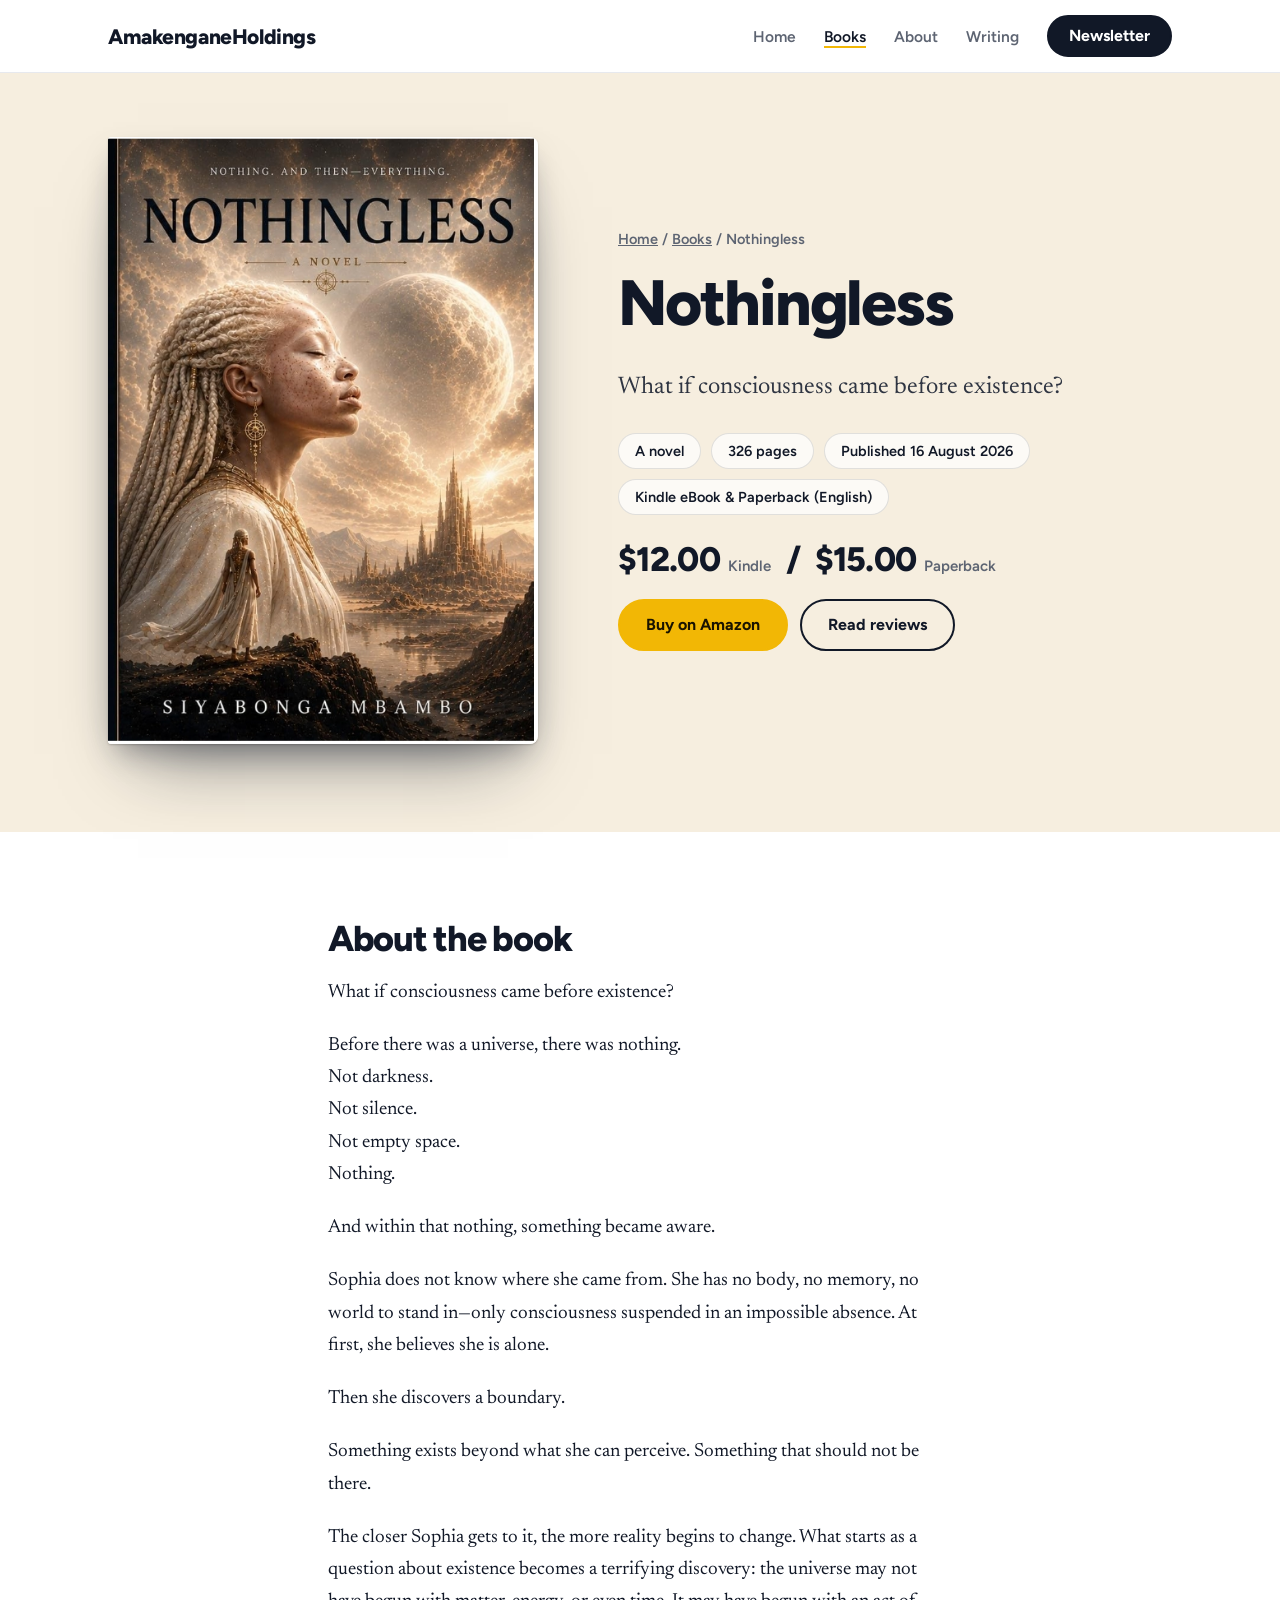
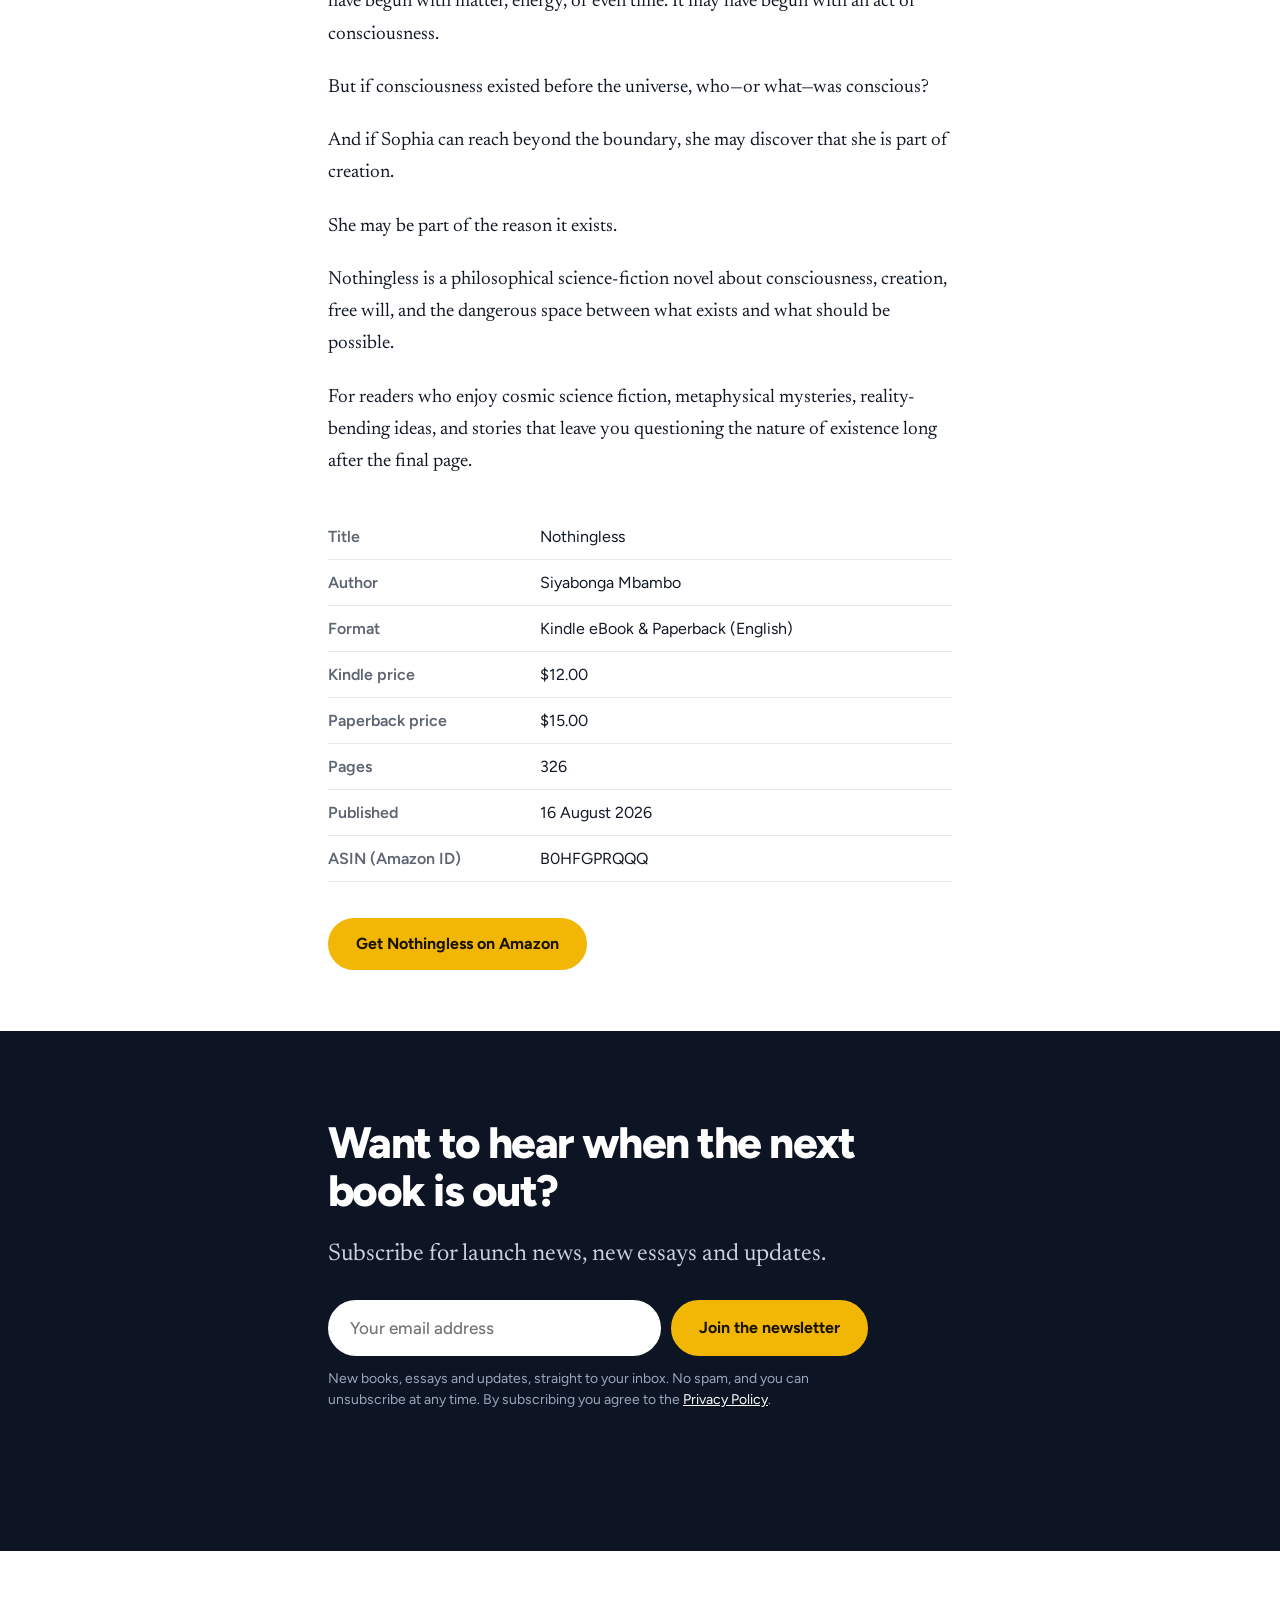
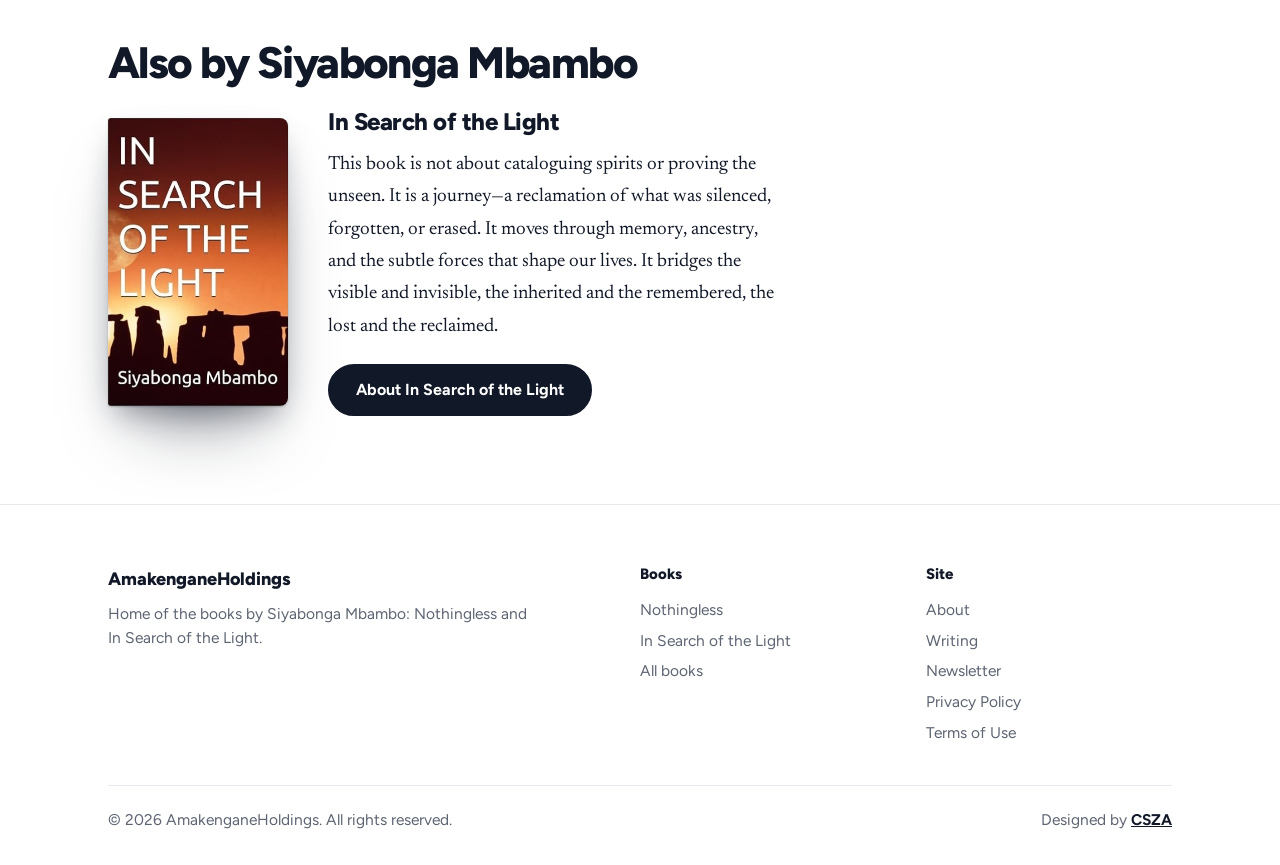
<file: nothingless.html>
<!doctype html>
<html lang="en"><head><meta charset="utf-8">
<meta name="viewport" content="width=device-width,initial-scale=1">
<title>Nothingless by Siyabonga Mbambo | A novel, price, pages and where to buy</title>
<meta name="description" content="Nothingless by Siyabonga Mbambo. What if consciousness came before existence? 326 pages. $12.00 Kindle, $15.00 paperback."><meta name="keywords" content="Nothingless novel, Nothingless book, Nothingless Siyabonga Mbambo, Nothingless Kindle ebook, philosophical science fiction novel, cosmic science fiction, metaphysical mystery novel, African author novel, new novel 2026, Siyabonga Mbambo"><meta name="robots" content="index,follow,max-image-preview:large">
<link rel="canonical" href="https://www.amakenganeholdings.co.za/nothingless.html">
<meta name="author" content="Siyabonga Mbambo">
<meta property="og:type" content="book"><meta property="og:site_name" content="Siyabonga Mbambo">
<meta property="og:title" content="Nothingless by Siyabonga Mbambo | A novel, price, pages and where to buy"><meta property="og:description" content="Nothingless by Siyabonga Mbambo. What if consciousness came before existence? 326 pages. $12.00 Kindle, $15.00 paperback."><meta property="og:url" content="https://www.amakenganeholdings.co.za/nothingless.html">
<meta property="og:image" content="https://www.amakenganeholdings.co.za/og-image.png">
<meta name="twitter:card" content="summary_large_image"><meta name="twitter:title" content="Nothingless by Siyabonga Mbambo | A novel, price, pages and where to buy"><meta name="twitter:description" content="Nothingless by Siyabonga Mbambo. What if consciousness came before existence? 326 pages. $12.00 Kindle, $15.00 paperback.">
<meta name="newsletter-endpoint" content="https://formspree.io/f/mgavkwjn">
<link rel="icon" href="favicon.svg" type="image/svg+xml"><link rel="icon" href="favicon-32.png" sizes="32x32" type="image/png"><link rel="apple-touch-icon" href="apple-touch-icon.png">
<link rel="sitemap" type="application/xml" href="https://www.amakenganeholdings.co.za/sitemap.xml">
<link rel="preconnect" href="https://fonts.googleapis.com"><link rel="preconnect" href="https://fonts.gstatic.com" crossorigin>
<link href="https://fonts.googleapis.com/css2?family=Figtree:wght@500;600;700&family=Newsreader:ital,opsz,wght@0,6..72,400;0,6..72,600;1,6..72,400&display=swap" rel="stylesheet">
<link rel="stylesheet" href="style.css"><script type="application/ld+json">{"@context": "https://schema.org", "@type": "Book", "name": "Nothingless", "author": {"@type": "Person", "name": "Siyabonga Mbambo"}, "url": "https://www.amakenganeholdings.co.za/nothingless.html", "description": "What if consciousness came before existence?", "inLanguage": "en", "numberOfPages": 326, "image": "https://www.amakenganeholdings.co.za/nothingless-cover.jpg", "workExample": {"@type": "Book", "bookFormat": "https://schema.org/EBook", "inLanguage": "en", "url": "https://www.amazon.nl/Nothingless-English-Siyabonga-Mbambo-ebook/dp/B0HFGPRQQQ"}}</script><script type="application/ld+json">{"@context": "https://schema.org", "@type": "BreadcrumbList", "itemListElement": [{"@type": "ListItem", "position": 1, "name": "Home", "item": "https://www.amakenganeholdings.co.za/"}, {"@type": "ListItem", "position": 2, "name": "Books", "item": "https://www.amakenganeholdings.co.za/books.html"}, {"@type": "ListItem", "position": 3, "name": "Nothingless", "item": "https://www.amakenganeholdings.co.za/nothingless.html"}]}</script>
</head><body>
<a class="skip" href="#main">Skip to content</a>
<header class="site-header"><div class="wrap">
<a class="brand" href="index.html">AmakenganeHoldings</a>
<button class="menu-btn" aria-expanded="false" aria-controls="nav">Menu</button>
<nav class="nav" id="nav" aria-label="Main"><a href="index.html">Home</a><a href="books.html" aria-current="page">Books</a><a href="about.html">About</a><a href="writing.html">Writing</a><a class="btn" href="index.html#newsletter" style="color:#fff">Newsletter</a></nav>
</div></header>
<main id="main">
<section class="bhero" style="background:#f6eedf"><div class="wrap">
<div class="fimg"><img class="bookimg" src="nothingless-cover.jpg" alt="Cover of Nothingless, a novel by Siyabonga Mbambo" width="520" height="760"></div>
<div>
<p class="crumbs"><a href="index.html">Home</a> / <a href="books.html">Books</a> / Nothingless</p>
<h1>Nothingless</h1>
<p class="lead">What if consciousness came before existence?</p>
<ul class="chips"><li>A novel</li><li>326 pages</li><li>Published 16 August 2026</li><li>Kindle eBook &amp; Paperback (English)</li></ul>
<p class="price">$12.00<small>Kindle</small> &nbsp;/&nbsp; $15.00<small>Paperback</small></p>
<div class="actions"><a class="btn gold" href="https://www.amazon.nl/Nothingless-English-Siyabonga-Mbambo-ebook/dp/B0HFGPRQQQ" target="_blank" rel="noopener">Buy on Amazon</a>
<a class="btn ghost" href="https://www.amazon.nl/Nothingless-English-Siyabonga-Mbambo-ebook/dp/B0HFGPRQQQ#customerReviews" target="_blank" rel="noopener">Read reviews</a></div>
</div></div></section>
<section style="padding-bottom:40px"><div class="narrow prose">
<h2 style="margin-top:0">About the book</h2>
<p>What if consciousness came before existence?</p><p>Before there was a universe, there was nothing.<br>Not darkness.<br>Not silence.<br>Not empty space.<br>Nothing.</p><p>And within that nothing, something became aware.</p><p>Sophia does not know where she came from. She has no body, no memory, no world to stand in&mdash;only consciousness suspended in an impossible absence. At first, she believes she is alone.</p><p>Then she discovers a boundary.</p><p>Something exists beyond what she can perceive. Something that should not be there.</p><p>The closer Sophia gets to it, the more reality begins to change. What starts as a question about existence becomes a terrifying discovery: the universe may not have begun with matter, energy, or even time. It may have begun with an act of consciousness.</p><p>But if consciousness existed before the universe, who&mdash;or what&mdash;was conscious?</p><p>And if Sophia can reach beyond the boundary, she may discover that she is part of creation.</p><p>She may be part of the reason it exists.</p><p>Nothingless is a philosophical science-fiction novel about consciousness, creation, free will, and the dangerous space between what exists and what should be possible.</p><p>For readers who enjoy cosmic science fiction, metaphysical mysteries, reality-bending ideas, and stories that leave you questioning the nature of existence long after the final page.</p>
<table class="meta" style="margin-top:36px"><caption class="skip">Book details</caption><tr><th>Title</th><td>Nothingless</td></tr><tr><th>Author</th><td>Siyabonga Mbambo</td></tr><tr><th>Format</th><td>Kindle eBook &amp; Paperback (English)</td></tr><tr><th>Kindle price</th><td>$12.00</td></tr><tr><th>Paperback price</th><td>$15.00</td></tr><tr><th>Pages</th><td>326</td></tr><tr><th>Published</th><td>16 August 2026</td></tr><tr><th>ASIN (Amazon ID)</th><td>B0HFGPRQQQ</td></tr></table>
<p style="margin-top:36px"><a class="btn gold" href="https://www.amazon.nl/Nothingless-English-Siyabonga-Mbambo-ebook/dp/B0HFGPRQQQ" target="_blank" rel="noopener">Get Nothingless on Amazon</a></p>
</div></section>
<section class="band"><div class="narrow"><h2>Want to hear when the next book is out?</h2>
<p class="lead">Subscribe for launch news, new essays and updates.</p><div><form class="signup" novalidate>
<label class="skip" for="em-d">Email address</label>
<input id="em-d" type="email" name="email" placeholder="Your email address" autocomplete="email" required>
<input class="hp" type="text" name="website" tabindex="-1" autocomplete="off" aria-hidden="true">
<button class="btn gold" type="submit">Join the newsletter</button></form>
<p class="form-note">New books, essays and updates, straight to your inbox. No spam, and you can unsubscribe at any time. By subscribing you agree to the <a href="privacy.html">Privacy Policy</a>.</p>
<p class="form-msg" role="status" aria-live="polite"></p></div></div></section>
<section><div class="wrap"><h2>Also by Siyabonga Mbambo</h2>
<div class="also"><a class="coverlink" href="in-search-of-the-light.html" aria-label="In Search of the Light"><img class="bookimg" src="in-search-of-the-light-cover.jpg" alt="Cover of In Search of the Light by Siyabonga Mbambo" width="520" height="760"></a>
<div><h3>In Search of the Light</h3><p>This book is not about cataloguing spirits or proving the unseen. It is a journey&mdash;a reclamation of what was silenced, forgotten, or erased. It moves through memory, ancestry, and the subtle forces that shape our lives. It bridges the visible and invisible, the inherited and the remembered, the lost and the reclaimed.</p><a class="btn" href="in-search-of-the-light.html">About In Search of the Light</a></div></div></div></section></main>
<footer class="site-footer"><div class="wrap">
<div class="foot">
<div><p class="sans" style="font-weight:800;color:var(--ink);font-size:18px;margin-bottom:8px">AmakenganeHoldings</p>
<p style="max-width:28em">Home of the books by Siyabonga Mbambo: Nothingless and In Search of the Light.</p></div>
<div><h4>Books</h4><a href="nothingless.html">Nothingless</a><a href="in-search-of-the-light.html">In Search of the Light</a><a href="books.html">All books</a></div>
<div><h4>Site</h4><a href="about.html">About</a><a href="writing.html">Writing</a><a href="index.html#newsletter">Newsletter</a><a href="privacy.html">Privacy Policy</a><a href="terms.html">Terms of Use</a></div>
</div>
<div class="legal"><span>&copy; 2026 AmakenganeHoldings. All rights reserved.</span>
<span>Designed by <a href="https://cloudsolutionsza.com" target="_blank" rel="noopener">CSZA</a></span></div>
</div></footer>
<script src="script.js" defer></script>
</body></html>
</file>
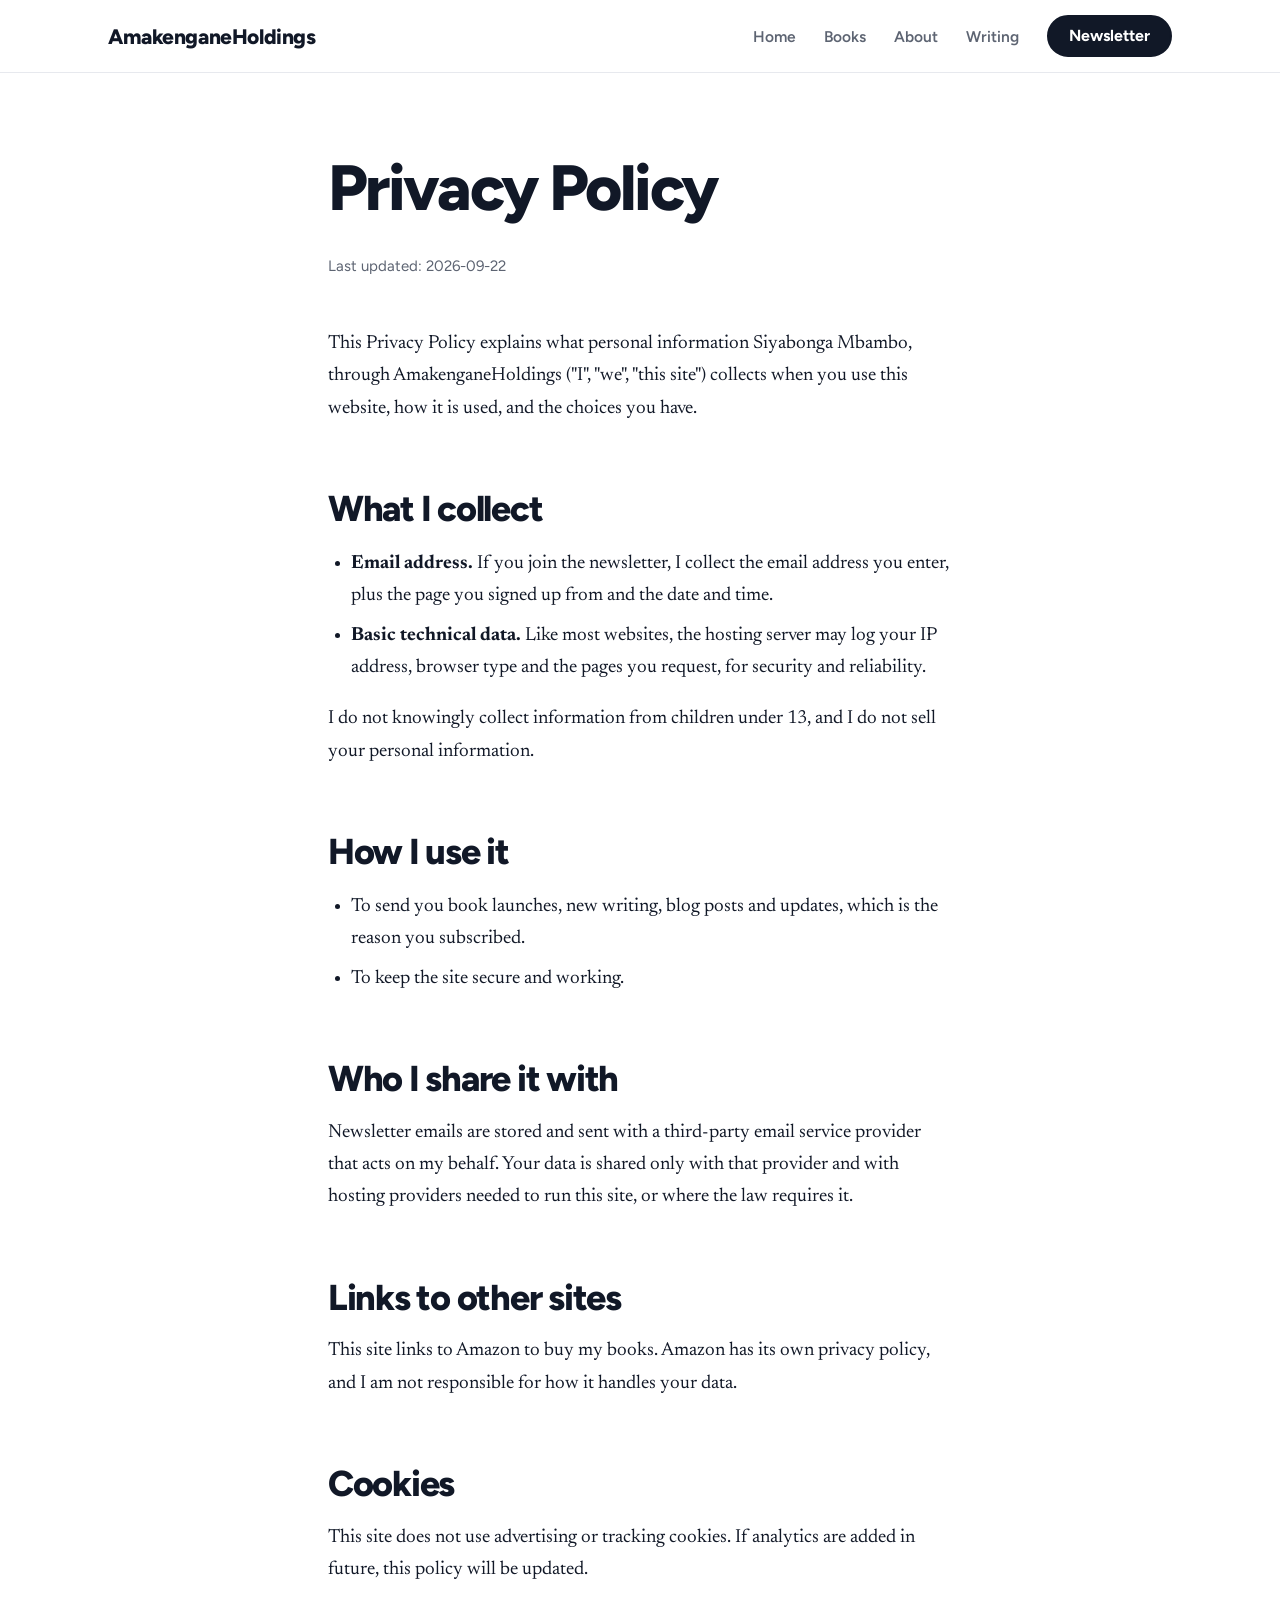
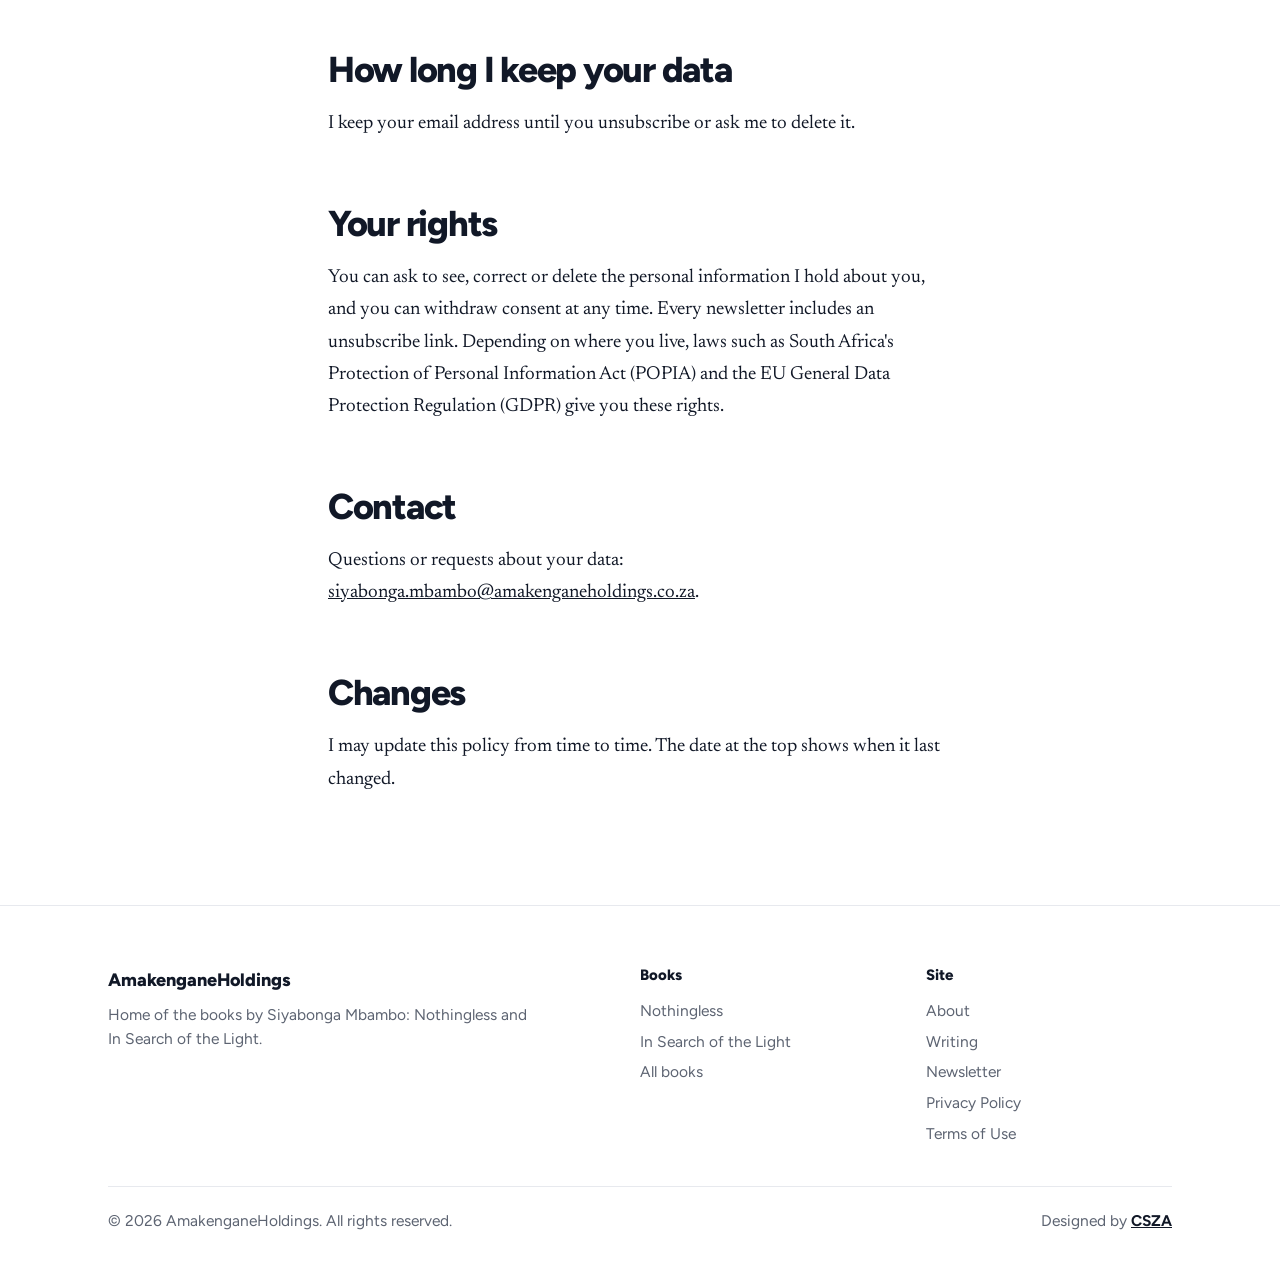
<file: privacy.html>
<!doctype html>
<html lang="en"><head><meta charset="utf-8">
<meta name="viewport" content="width=device-width,initial-scale=1">
<title>Privacy Policy | Siyabonga Mbambo</title>
<meta name="description" content="How Siyabonga Mbambo&#x27;s website collects, uses and protects your personal information, including newsletter email addresses."><meta name="robots" content="index,follow,max-image-preview:large">
<link rel="canonical" href="https://www.amakenganeholdings.co.za/privacy.html">
<meta name="author" content="Siyabonga Mbambo">
<meta property="og:type" content="website"><meta property="og:site_name" content="Siyabonga Mbambo">
<meta property="og:title" content="Privacy Policy | Siyabonga Mbambo"><meta property="og:description" content="How Siyabonga Mbambo&#x27;s website collects, uses and protects your personal information, including newsletter email addresses."><meta property="og:url" content="https://www.amakenganeholdings.co.za/privacy.html">
<meta property="og:image" content="https://www.amakenganeholdings.co.za/og-image.png">
<meta name="twitter:card" content="summary_large_image"><meta name="twitter:title" content="Privacy Policy | Siyabonga Mbambo"><meta name="twitter:description" content="How Siyabonga Mbambo&#x27;s website collects, uses and protects your personal information, including newsletter email addresses.">
<meta name="newsletter-endpoint" content="https://formspree.io/f/mgavkwjn">
<link rel="icon" href="favicon.svg" type="image/svg+xml"><link rel="icon" href="favicon-32.png" sizes="32x32" type="image/png"><link rel="apple-touch-icon" href="apple-touch-icon.png">
<link rel="sitemap" type="application/xml" href="https://www.amakenganeholdings.co.za/sitemap.xml">
<link rel="preconnect" href="https://fonts.googleapis.com"><link rel="preconnect" href="https://fonts.gstatic.com" crossorigin>
<link href="https://fonts.googleapis.com/css2?family=Figtree:wght@500;600;700&family=Newsreader:ital,opsz,wght@0,6..72,400;0,6..72,600;1,6..72,400&display=swap" rel="stylesheet">
<link rel="stylesheet" href="style.css">
</head><body>
<a class="skip" href="#main">Skip to content</a>
<header class="site-header"><div class="wrap">
<a class="brand" href="index.html">AmakenganeHoldings</a>
<button class="menu-btn" aria-expanded="false" aria-controls="nav">Menu</button>
<nav class="nav" id="nav" aria-label="Main"><a href="index.html">Home</a><a href="books.html">Books</a><a href="about.html">About</a><a href="writing.html">Writing</a><a class="btn" href="index.html#newsletter" style="color:#fff">Newsletter</a></nav>
</div></header>
<main id="main"><section class="pagehead"><div class="narrow"><h1>Privacy Policy</h1><p class="muted sans" style="font-size:15px">Last updated: 2026-09-22</p></div></section><section style="padding-top:8px"><div class="narrow prose">
<p>This Privacy Policy explains what personal information Siyabonga Mbambo, through AmakenganeHoldings ("I", "we", "this site") collects when you use this website, how it is used, and the choices you have.</p>
<h2>What I collect</h2>
<ul><li><strong>Email address.</strong> If you join the newsletter, I collect the email address you enter, plus the page you signed up from and the date and time.</li>
<li><strong>Basic technical data.</strong> Like most websites, the hosting server may log your IP address, browser type and the pages you request, for security and reliability.</li></ul>
<p>I do not knowingly collect information from children under 13, and I do not sell your personal information.</p>
<h2>How I use it</h2>
<ul><li>To send you book launches, new writing, blog posts and updates, which is the reason you subscribed.</li><li>To keep the site secure and working.</li></ul>
<h2>Who I share it with</h2>
<p>Newsletter emails are stored and sent with a third-party email service provider that acts on my behalf. Your data is shared only with that provider and with hosting providers needed to run this site, or where the law requires it.</p>
<h2>Links to other sites</h2>
<p>This site links to Amazon to buy my books. Amazon has its own privacy policy, and I am not responsible for how it handles your data.</p>
<h2>Cookies</h2>
<p>This site does not use advertising or tracking cookies. If analytics are added in future, this policy will be updated.</p>
<h2>How long I keep your data</h2>
<p>I keep your email address until you unsubscribe or ask me to delete it.</p>
<h2>Your rights</h2>
<p>You can ask to see, correct or delete the personal information I hold about you, and you can withdraw consent at any time. Every newsletter includes an unsubscribe link. Depending on where you live, laws such as South Africa's Protection of Personal Information Act (POPIA) and the EU General Data Protection Regulation (GDPR) give you these rights.</p>
<h2>Contact</h2>
<p>Questions or requests about your data: <a href="mailto:siyabonga.mbambo@amakenganeholdings.co.za">siyabonga.mbambo@amakenganeholdings.co.za</a>.</p>
<h2>Changes</h2>
<p>I may update this policy from time to time. The date at the top shows when it last changed.</p></div></section></main>
<footer class="site-footer"><div class="wrap">
<div class="foot">
<div><p class="sans" style="font-weight:800;color:var(--ink);font-size:18px;margin-bottom:8px">AmakenganeHoldings</p>
<p style="max-width:28em">Home of the books by Siyabonga Mbambo: Nothingless and In Search of the Light.</p></div>
<div><h4>Books</h4><a href="nothingless.html">Nothingless</a><a href="in-search-of-the-light.html">In Search of the Light</a><a href="books.html">All books</a></div>
<div><h4>Site</h4><a href="about.html">About</a><a href="writing.html">Writing</a><a href="index.html#newsletter">Newsletter</a><a href="privacy.html">Privacy Policy</a><a href="terms.html">Terms of Use</a></div>
</div>
<div class="legal"><span>&copy; 2026 AmakenganeHoldings. All rights reserved.</span>
<span>Designed by <a href="https://cloudsolutionsza.com" target="_blank" rel="noopener">CSZA</a></span></div>
</div></footer>
<script src="script.js" defer></script>
</body></html>
</file>
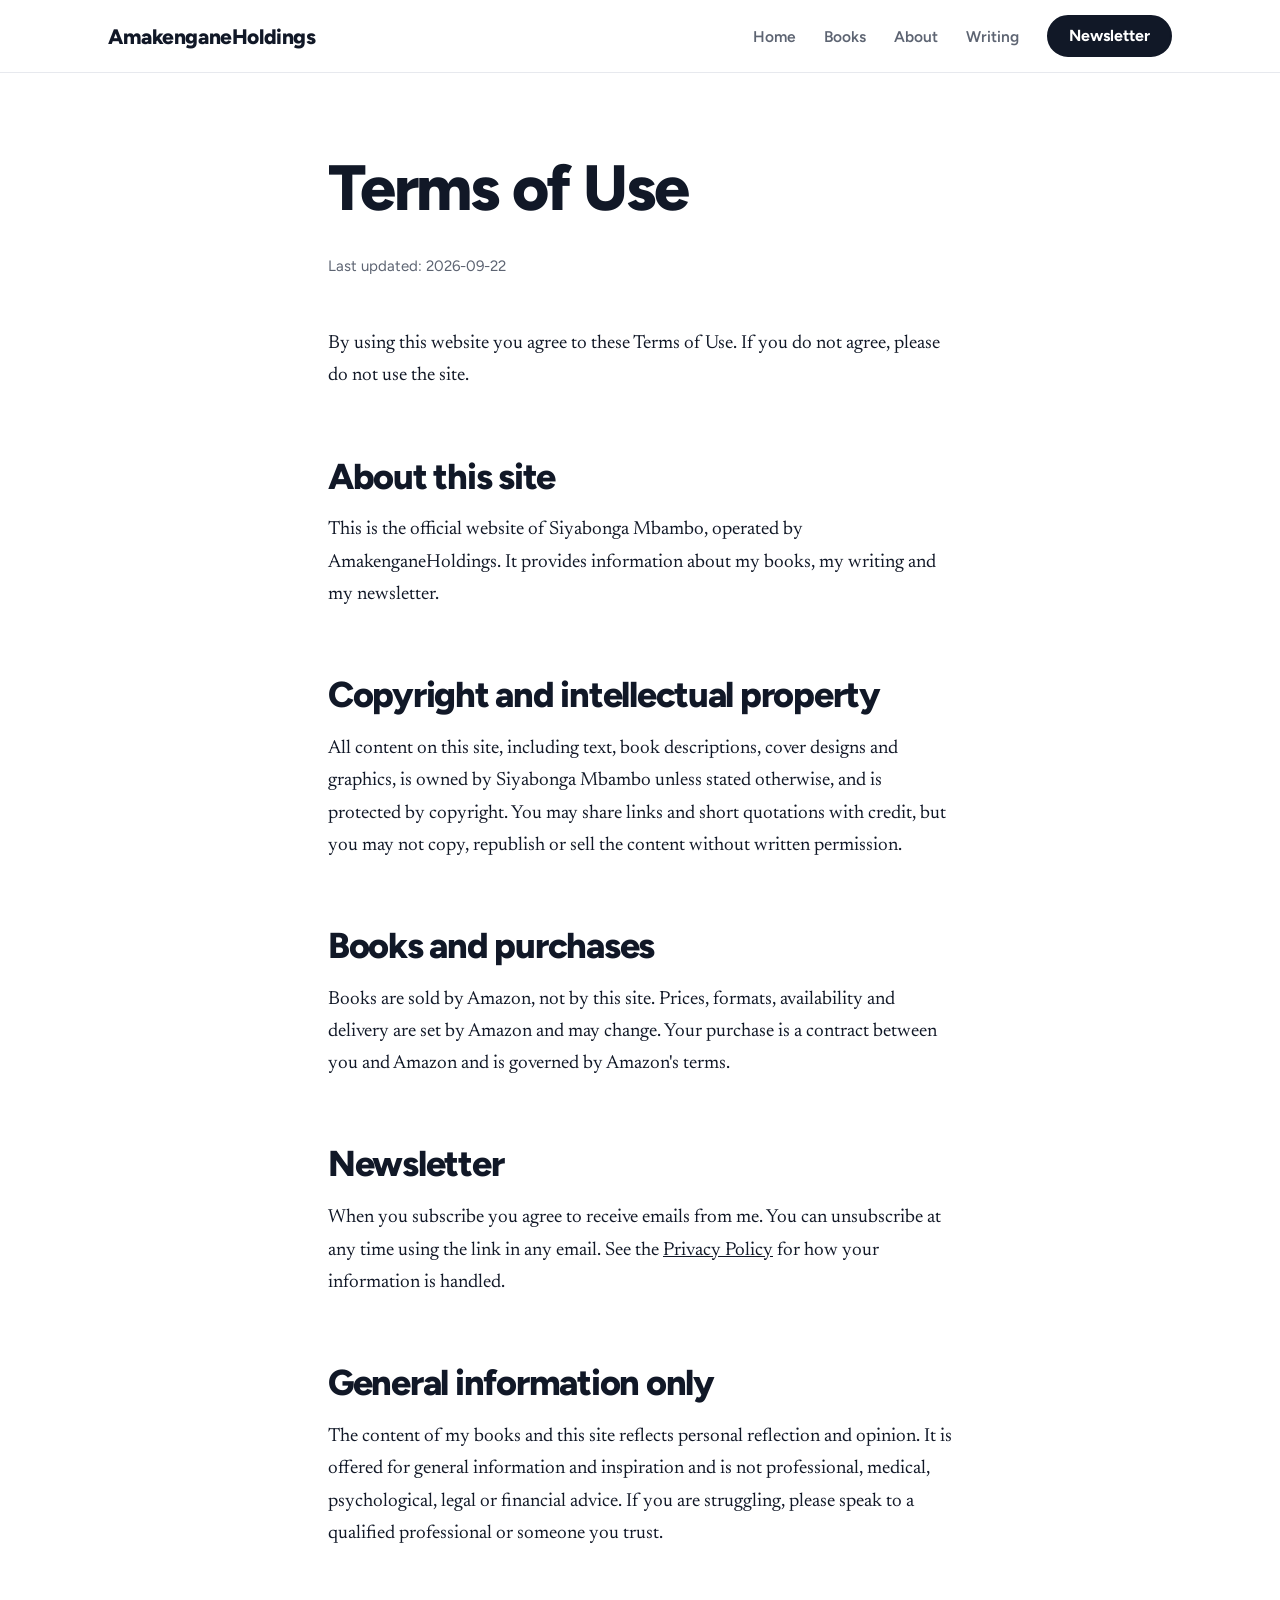
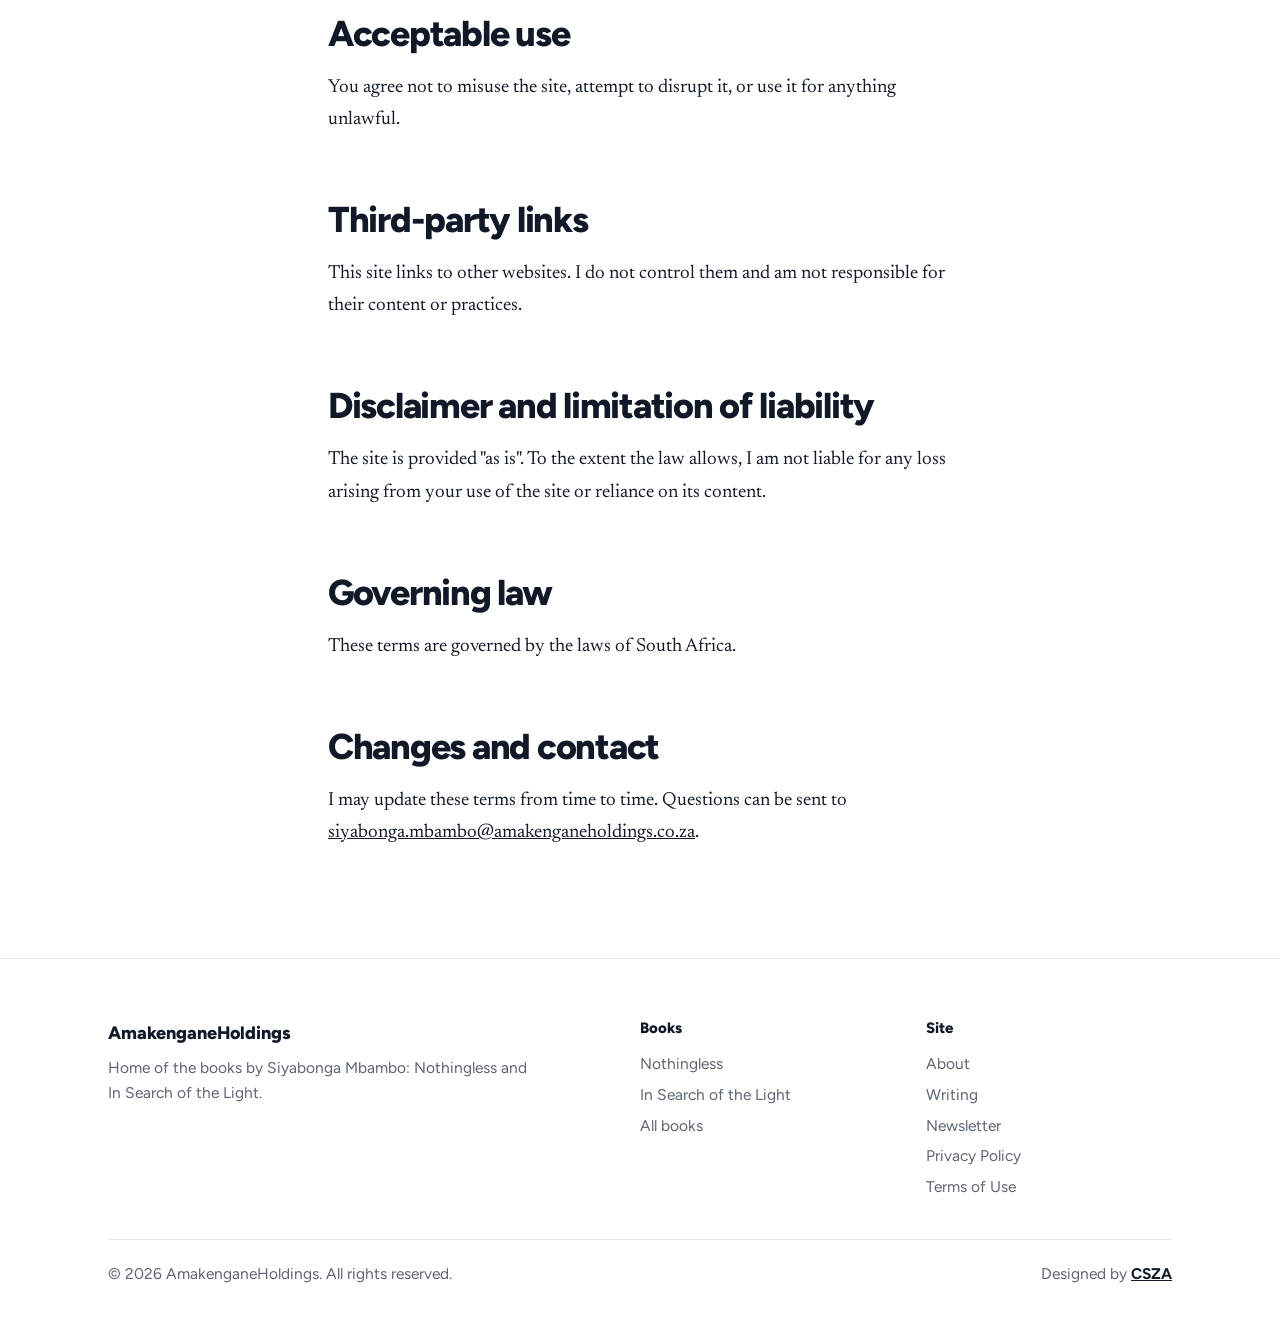
<file: terms.html>
<!doctype html>
<html lang="en"><head><meta charset="utf-8">
<meta name="viewport" content="width=device-width,initial-scale=1">
<title>Terms of Use | Siyabonga Mbambo</title>
<meta name="description" content="Terms of use for the official website of author Siyabonga Mbambo."><meta name="robots" content="index,follow,max-image-preview:large">
<link rel="canonical" href="https://www.amakenganeholdings.co.za/terms.html">
<meta name="author" content="Siyabonga Mbambo">
<meta property="og:type" content="website"><meta property="og:site_name" content="Siyabonga Mbambo">
<meta property="og:title" content="Terms of Use | Siyabonga Mbambo"><meta property="og:description" content="Terms of use for the official website of author Siyabonga Mbambo."><meta property="og:url" content="https://www.amakenganeholdings.co.za/terms.html">
<meta property="og:image" content="https://www.amakenganeholdings.co.za/og-image.png">
<meta name="twitter:card" content="summary_large_image"><meta name="twitter:title" content="Terms of Use | Siyabonga Mbambo"><meta name="twitter:description" content="Terms of use for the official website of author Siyabonga Mbambo.">
<meta name="newsletter-endpoint" content="https://formspree.io/f/mgavkwjn">
<link rel="icon" href="favicon.svg" type="image/svg+xml"><link rel="icon" href="favicon-32.png" sizes="32x32" type="image/png"><link rel="apple-touch-icon" href="apple-touch-icon.png">
<link rel="sitemap" type="application/xml" href="https://www.amakenganeholdings.co.za/sitemap.xml">
<link rel="preconnect" href="https://fonts.googleapis.com"><link rel="preconnect" href="https://fonts.gstatic.com" crossorigin>
<link href="https://fonts.googleapis.com/css2?family=Figtree:wght@500;600;700&family=Newsreader:ital,opsz,wght@0,6..72,400;0,6..72,600;1,6..72,400&display=swap" rel="stylesheet">
<link rel="stylesheet" href="style.css">
</head><body>
<a class="skip" href="#main">Skip to content</a>
<header class="site-header"><div class="wrap">
<a class="brand" href="index.html">AmakenganeHoldings</a>
<button class="menu-btn" aria-expanded="false" aria-controls="nav">Menu</button>
<nav class="nav" id="nav" aria-label="Main"><a href="index.html">Home</a><a href="books.html">Books</a><a href="about.html">About</a><a href="writing.html">Writing</a><a class="btn" href="index.html#newsletter" style="color:#fff">Newsletter</a></nav>
</div></header>
<main id="main"><section class="pagehead"><div class="narrow"><h1>Terms of Use</h1><p class="muted sans" style="font-size:15px">Last updated: 2026-09-22</p></div></section><section style="padding-top:8px"><div class="narrow prose">
<p>By using this website you agree to these Terms of Use. If you do not agree, please do not use the site.</p>
<h2>About this site</h2>
<p>This is the official website of Siyabonga Mbambo, operated by AmakenganeHoldings. It provides information about my books, my writing and my newsletter.</p>
<h2>Copyright and intellectual property</h2>
<p>All content on this site, including text, book descriptions, cover designs and graphics, is owned by Siyabonga Mbambo unless stated otherwise, and is protected by copyright. You may share links and short quotations with credit, but you may not copy, republish or sell the content without written permission.</p>
<h2>Books and purchases</h2>
<p>Books are sold by Amazon, not by this site. Prices, formats, availability and delivery are set by Amazon and may change. Your purchase is a contract between you and Amazon and is governed by Amazon's terms.</p>
<h2>Newsletter</h2>
<p>When you subscribe you agree to receive emails from me. You can unsubscribe at any time using the link in any email. See the <a href="privacy.html">Privacy Policy</a> for how your information is handled.</p>
<h2>General information only</h2>
<p>The content of my books and this site reflects personal reflection and opinion. It is offered for general information and inspiration and is not professional, medical, psychological, legal or financial advice. If you are struggling, please speak to a qualified professional or someone you trust.</p>
<h2>Acceptable use</h2>
<p>You agree not to misuse the site, attempt to disrupt it, or use it for anything unlawful.</p>
<h2>Third-party links</h2>
<p>This site links to other websites. I do not control them and am not responsible for their content or practices.</p>
<h2>Disclaimer and limitation of liability</h2>
<p>The site is provided "as is". To the extent the law allows, I am not liable for any loss arising from your use of the site or reliance on its content.</p>
<h2>Governing law</h2>
<p>These terms are governed by the laws of South Africa.</p>
<h2>Changes and contact</h2>
<p>I may update these terms from time to time. Questions can be sent to <a href="mailto:siyabonga.mbambo@amakenganeholdings.co.za">siyabonga.mbambo@amakenganeholdings.co.za</a>.</p></div></section></main>
<footer class="site-footer"><div class="wrap">
<div class="foot">
<div><p class="sans" style="font-weight:800;color:var(--ink);font-size:18px;margin-bottom:8px">AmakenganeHoldings</p>
<p style="max-width:28em">Home of the books by Siyabonga Mbambo: Nothingless and In Search of the Light.</p></div>
<div><h4>Books</h4><a href="nothingless.html">Nothingless</a><a href="in-search-of-the-light.html">In Search of the Light</a><a href="books.html">All books</a></div>
<div><h4>Site</h4><a href="about.html">About</a><a href="writing.html">Writing</a><a href="index.html#newsletter">Newsletter</a><a href="privacy.html">Privacy Policy</a><a href="terms.html">Terms of Use</a></div>
</div>
<div class="legal"><span>&copy; 2026 AmakenganeHoldings. All rights reserved.</span>
<span>Designed by <a href="https://cloudsolutionsza.com" target="_blank" rel="noopener">CSZA</a></span></div>
</div></footer>
<script src="script.js" defer></script>
</body></html>
</file>
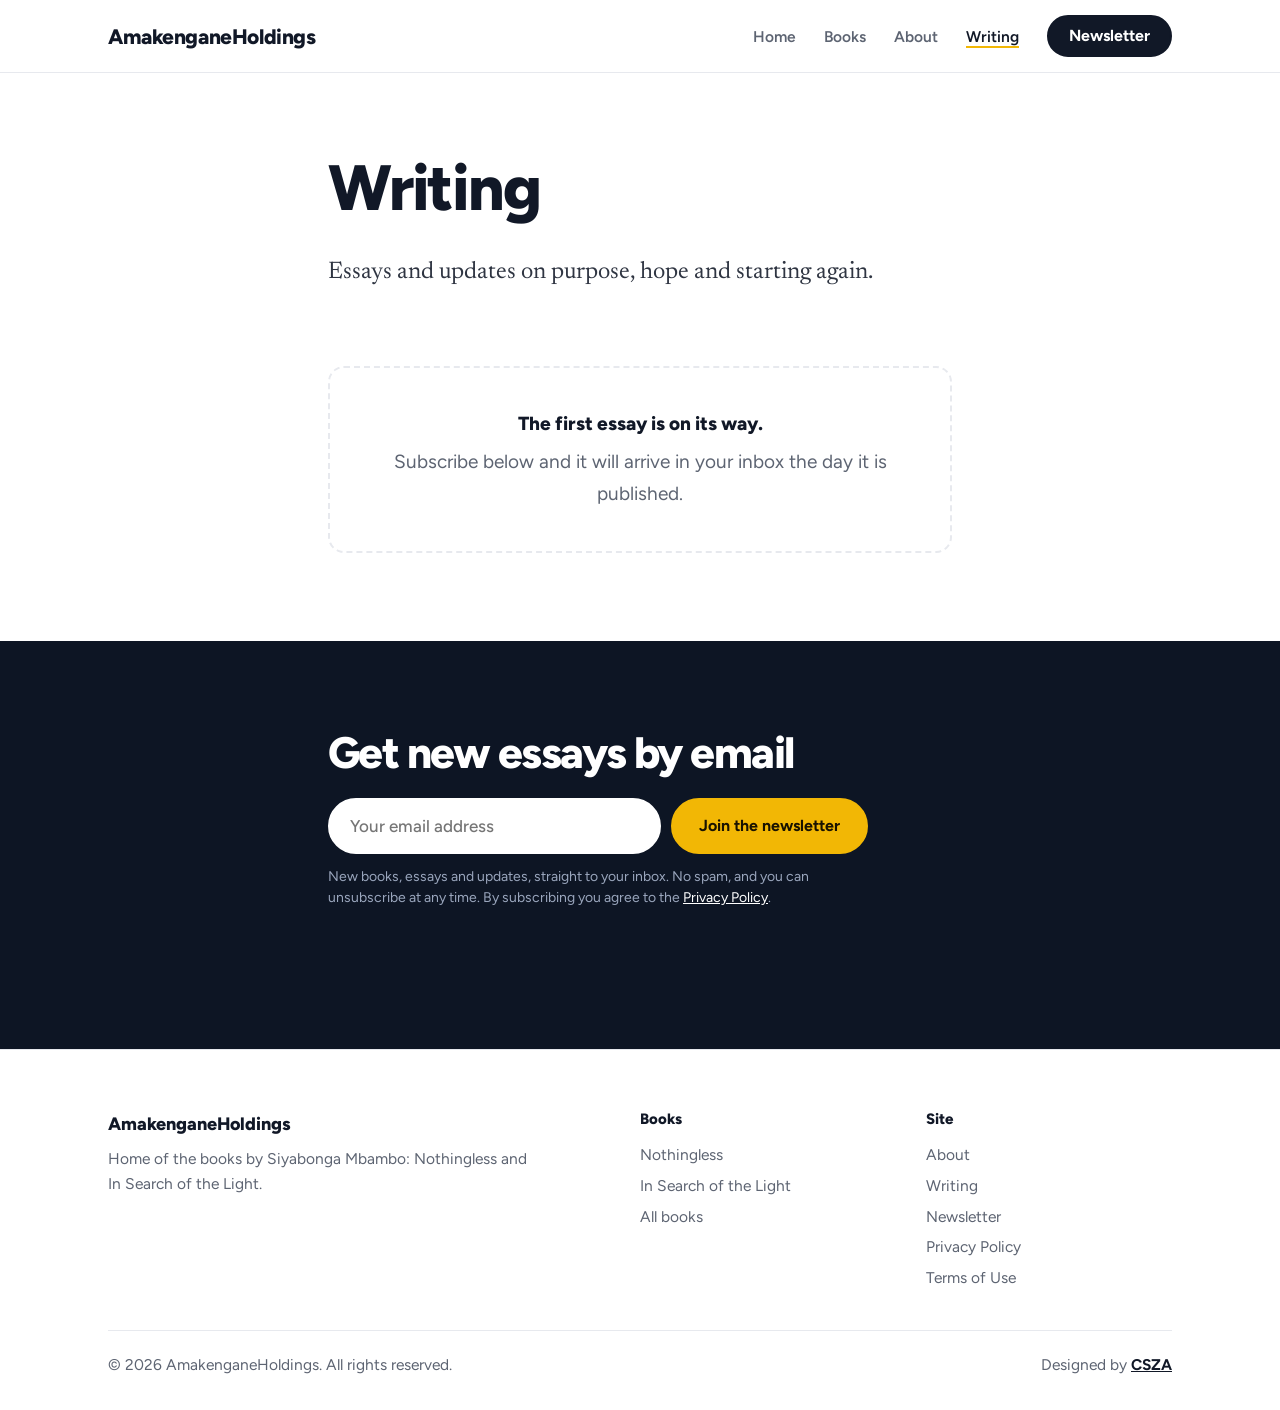
<file: writing.html>
<!doctype html>
<html lang="en"><head><meta charset="utf-8">
<meta name="viewport" content="width=device-width,initial-scale=1">
<title>Writing and Updates | Siyabonga Mbambo</title>
<meta name="description" content="Essays, updates and news from author Siyabonga Mbambo. Subscribe to get new posts by email."><meta name="keywords" content="Siyabonga Mbambo blog, Siyabonga Mbambo essays, author updates, newsletter"><meta name="robots" content="index,follow,max-image-preview:large">
<link rel="canonical" href="https://www.amakenganeholdings.co.za/writing.html">
<meta name="author" content="Siyabonga Mbambo">
<meta property="og:type" content="website"><meta property="og:site_name" content="Siyabonga Mbambo">
<meta property="og:title" content="Writing and Updates | Siyabonga Mbambo"><meta property="og:description" content="Essays, updates and news from author Siyabonga Mbambo. Subscribe to get new posts by email."><meta property="og:url" content="https://www.amakenganeholdings.co.za/writing.html">
<meta property="og:image" content="https://www.amakenganeholdings.co.za/og-image.png">
<meta name="twitter:card" content="summary_large_image"><meta name="twitter:title" content="Writing and Updates | Siyabonga Mbambo"><meta name="twitter:description" content="Essays, updates and news from author Siyabonga Mbambo. Subscribe to get new posts by email.">
<meta name="newsletter-endpoint" content="https://formspree.io/f/mgavkwjn">
<link rel="icon" href="favicon.svg" type="image/svg+xml"><link rel="icon" href="favicon-32.png" sizes="32x32" type="image/png"><link rel="apple-touch-icon" href="apple-touch-icon.png">
<link rel="sitemap" type="application/xml" href="https://www.amakenganeholdings.co.za/sitemap.xml">
<link rel="preconnect" href="https://fonts.googleapis.com"><link rel="preconnect" href="https://fonts.gstatic.com" crossorigin>
<link href="https://fonts.googleapis.com/css2?family=Figtree:wght@500;600;700&family=Newsreader:ital,opsz,wght@0,6..72,400;0,6..72,600;1,6..72,400&display=swap" rel="stylesheet">
<link rel="stylesheet" href="style.css"><script type="application/ld+json">{"@context": "https://schema.org", "@type": "BreadcrumbList", "itemListElement": [{"@type": "ListItem", "position": 1, "name": "Home", "item": "https://www.amakenganeholdings.co.za/"}, {"@type": "ListItem", "position": 2, "name": "Writing", "item": "https://www.amakenganeholdings.co.za/writing.html"}]}</script>
</head><body>
<a class="skip" href="#main">Skip to content</a>
<header class="site-header"><div class="wrap">
<a class="brand" href="index.html">AmakenganeHoldings</a>
<button class="menu-btn" aria-expanded="false" aria-controls="nav">Menu</button>
<nav class="nav" id="nav" aria-label="Main"><a href="index.html">Home</a><a href="books.html">Books</a><a href="about.html">About</a><a href="writing.html" aria-current="page">Writing</a><a class="btn" href="index.html#newsletter" style="color:#fff">Newsletter</a></nav>
</div></header>
<main id="main"><section class="pagehead"><div class="narrow"><h1>Writing</h1><p class="lead">Essays and updates on purpose, hope and starting again.</p></div></section>
<section style="padding-top:24px"><div class="narrow"><div class="empty"><p style="margin:0 0 6px;font-weight:800;color:var(--ink)">The first essay is on its way.</p><p style="margin:0">Subscribe below and it will arrive in your inbox the day it is published.</p></div></div></section>
<section class="band"><div class="narrow"><h2>Get new essays by email</h2><div><form class="signup" novalidate>
<label class="skip" for="em-d">Email address</label>
<input id="em-d" type="email" name="email" placeholder="Your email address" autocomplete="email" required>
<input class="hp" type="text" name="website" tabindex="-1" autocomplete="off" aria-hidden="true">
<button class="btn gold" type="submit">Join the newsletter</button></form>
<p class="form-note">New books, essays and updates, straight to your inbox. No spam, and you can unsubscribe at any time. By subscribing you agree to the <a href="privacy.html">Privacy Policy</a>.</p>
<p class="form-msg" role="status" aria-live="polite"></p></div></div></section></main>
<footer class="site-footer"><div class="wrap">
<div class="foot">
<div><p class="sans" style="font-weight:800;color:var(--ink);font-size:18px;margin-bottom:8px">AmakenganeHoldings</p>
<p style="max-width:28em">Home of the books by Siyabonga Mbambo: Nothingless and In Search of the Light.</p></div>
<div><h4>Books</h4><a href="nothingless.html">Nothingless</a><a href="in-search-of-the-light.html">In Search of the Light</a><a href="books.html">All books</a></div>
<div><h4>Site</h4><a href="about.html">About</a><a href="writing.html">Writing</a><a href="index.html#newsletter">Newsletter</a><a href="privacy.html">Privacy Policy</a><a href="terms.html">Terms of Use</a></div>
</div>
<div class="legal"><span>&copy; 2026 AmakenganeHoldings. All rights reserved.</span>
<span>Designed by <a href="https://cloudsolutionsza.com" target="_blank" rel="noopener">CSZA</a></span></div>
</div></footer>
<script src="script.js" defer></script>
</body></html>
</file>
<file: style.css>
:root{--bg:#fff;--ink:#111827;--muted:#5d6472;--line:#e7e9ee;--soft:#f6f7f9;--gold:#f2b705;--gold-d:#c99500;--night:#0d1524;
--serif:'Newsreader',Georgia,'Times New Roman',serif;--sans:'Figtree',system-ui,-apple-system,'Segoe UI',Roboto,Helvetica,Arial,sans-serif}
*{box-sizing:border-box}html{scroll-behavior:smooth}
body{margin:0;background:var(--bg);color:var(--ink);font:400 19px/1.7 var(--serif);-webkit-font-smoothing:antialiased}
img{max-width:100%;display:block}a{color:inherit}
:focus-visible{outline:3px solid var(--gold);outline-offset:3px;border-radius:4px}
.wrap{max-width:1120px;margin:0 auto;padding:0 28px}.narrow{max-width:680px;margin:0 auto;padding:0 28px}
.skip{position:absolute;left:-999px;top:8px;background:var(--ink);color:#fff;padding:8px 14px;border-radius:6px;z-index:99}.skip:focus{left:8px}
.site-header{background:#fff;position:sticky;top:0;z-index:20;border-bottom:1px solid var(--line)}
.site-header .wrap{display:flex;align-items:center;justify-content:space-between;height:72px}
.brand{font:800 21px/1 var(--sans);text-decoration:none;letter-spacing:-.02em}
.nav{display:flex;align-items:center;gap:28px;font:600 15.5px var(--sans)}
.nav a{text-decoration:none;color:var(--muted)}.nav a:hover,.nav a[aria-current=page]{color:var(--ink)}
.nav a[aria-current=page]{box-shadow:0 2px 0 var(--gold)}
.btn{display:inline-block;font:700 16px/1 var(--sans);padding:16px 26px;border-radius:999px;text-decoration:none;border:2px solid var(--ink);background:var(--ink);color:#fff;cursor:pointer;transition:transform .15s,background .15s}
.btn:hover{transform:translateY(-2px)}
.btn.gold{background:var(--gold);border-color:var(--gold);color:#1a1300}.btn.gold:hover{background:#ffc82e}
.btn.ghost{background:transparent;color:var(--ink)}.btn.ghost:hover{background:rgba(17,24,39,.06)}
.nav .btn{padding:11px 20px;color:#fff}.nav .btn:hover{color:#fff}
.menu-btn{display:none;background:none;border:0;font:700 15px var(--sans);padding:10px;cursor:pointer}
h1,h2,h3{font-family:var(--sans);line-height:1.08;letter-spacing:-.035em;margin:0 0 .5em;font-weight:800}
h1{font-size:clamp(38px,5.4vw,64px)}h2{font-size:clamp(30px,4vw,44px)}h3{font-size:24px;letter-spacing:-.02em;line-height:1.2}
p{margin:0 0 1.1em}.lead{font-size:clamp(20px,2.3vw,24px);color:#2f3542;line-height:1.55}
.muted{color:var(--muted)}.sans{font-family:var(--sans)}
section{padding:88px 0}.tint{background:var(--soft)}
/* real covers */
.bookimg{display:block;width:100%;height:auto;border-radius:3px 8px 8px 3px;box-shadow:0 1px 2px rgba(0,0,0,.2),0 14px 28px -8px rgba(17,24,39,.35),0 40px 70px -30px rgba(17,24,39,.55)}
a.coverlink{display:block;text-decoration:none;transition:transform .25s}a.coverlink:hover{transform:translateY(-6px) rotate(-.6deg)}
/* home hero */
.hero{padding:72px 0 88px;background:linear-gradient(180deg,#fff 0%,#faf6ee 100%);overflow:hidden}
.hero .wrap{display:grid;grid-template-columns:.95fr 1.05fr;gap:56px;align-items:center}
.hero h1{margin-bottom:.4em}.hero .lead{max-width:30em;margin-bottom:1.6em}
.stack{position:relative;height:600px}
.stack a{position:absolute;width:52%}
.stack .s1{left:0;top:64px;transform:rotate(-3deg);z-index:1}
.stack .s2{right:0;top:0;transform:rotate(3deg);z-index:2}
.stack .s1:hover{transform:rotate(-3deg) translateY(-6px)}.stack .s2:hover{transform:rotate(3deg) translateY(-6px)}
/* signup */
.signup{display:flex;gap:10px;flex-wrap:wrap;max-width:540px}
.signup input[type=email]{flex:1 1 240px;font:500 17px var(--sans);padding:16px 20px;border:2px solid var(--ink);border-radius:999px;background:#fff;color:var(--ink)}
.signup .hp{position:absolute;left:-9999px}
.form-note{font:14px/1.5 var(--sans);color:var(--muted);margin-top:12px;max-width:540px}
.form-msg{font:700 15px var(--sans);margin-top:12px;min-height:1.4em}.form-msg.ok{color:#1c7a3e}.form-msg.err{color:#b3261e}
.band{background:var(--night);color:#fff;padding:88px 0}.band h2{color:#fff}.band .lead{color:#c9d1e0}.band .form-note{color:#9aa6bd}
.band .signup input[type=email]{border-color:#fff}.band .form-note a{color:#fff}
/* featured book rows */
.feature{padding:96px 0}
.feature .wrap{display:grid;grid-template-columns:400px 1fr;gap:80px;align-items:center}
.feature.flip .wrap{grid-template-columns:1fr 400px}.feature.flip .fimg{order:2}
.feature h2{font-size:clamp(34px,4.6vw,56px)}
.facts{display:flex;flex-wrap:wrap;gap:8px 22px;font:600 15px var(--sans);color:var(--muted);margin:0 0 26px}
.facts b{color:var(--ink)}
.actions{display:flex;gap:12px;flex-wrap:wrap;margin-top:10px}
/* book page */
.bhero{padding:64px 0 88px}
.bhero .wrap{display:grid;grid-template-columns:430px 1fr;gap:80px;align-items:center}
.crumbs{font:600 14.5px var(--sans);color:var(--muted);margin-bottom:20px}.crumbs a{color:var(--muted)}
.price{font:800 34px/1 var(--sans);letter-spacing:-.02em;margin:26px 0 22px}.price small{font:600 15px var(--sans);color:var(--muted);letter-spacing:0;margin-left:8px}
.chips{display:flex;flex-wrap:wrap;gap:10px;margin:0 0 28px;padding:0;list-style:none;font:600 14.5px var(--sans)}
.chips li{background:rgba(255,255,255,.7);border:1px solid rgba(17,24,39,.12);border-radius:999px;padding:8px 16px}
.meta{width:100%;border-collapse:collapse;font:16px var(--sans)}
.meta th,.meta td{text-align:left;padding:13px 0;border-bottom:1px solid var(--line);vertical-align:top}
.meta th{width:34%;font-weight:600;color:var(--muted)}
.todo{background:#fff3c4;border-radius:4px;padding:1px 7px;color:#6b5200;font-weight:600}
.stars{display:inline-flex;color:var(--gold-d);font-size:20px;letter-spacing:1px;vertical-align:middle}
.themes{display:grid;grid-template-columns:repeat(3,1fr);gap:40px;margin-top:40px}
.themes h3{border-top:4px solid var(--gold);padding-top:16px}.themes p{color:#2f3542;font-size:18px}
.checks{list-style:none;padding:0;margin:0}.checks li{padding:14px 0 14px 34px;position:relative;border-bottom:1px solid var(--line)}
.checks li::before{content:"";position:absolute;left:4px;top:25px;width:12px;height:12px;background:var(--gold);border-radius:50%}
.prose h2{margin-top:1.8em;font-size:clamp(28px,3.4vw,36px)}.prose h3{margin-top:1.6em}.prose ul{padding-left:1.2em}.prose li{margin-bottom:.4em}
.pagehead{padding:80px 0 24px}.pagehead p{max-width:34em}
.callout{border-left:4px solid var(--gold);padding:6px 0 6px 22px;font-size:26px;line-height:1.4;margin:1.6em 0;font-style:italic}
.empty{border:2px dashed var(--line);border-radius:16px;padding:40px;text-align:center;font-family:var(--sans);color:var(--muted)}
.also{display:grid;grid-template-columns:180px 1fr;gap:40px;align-items:center;max-width:680px}
.site-footer{border-top:1px solid var(--line);padding:60px 0 32px;font:15.5px/1.6 var(--sans);color:var(--muted)}
.foot{display:grid;grid-template-columns:2fr 1fr 1fr;gap:40px}
.foot h4{font:800 15px var(--sans);color:var(--ink);margin:0 0 12px}.foot a{display:block;text-decoration:none;padding:3px 0}.foot a:hover{color:var(--ink);text-decoration:underline}
.legal{border-top:1px solid var(--line);margin-top:36px;padding-top:22px;display:flex;justify-content:space-between;gap:12px;flex-wrap:wrap}
.legal a{display:inline;color:var(--ink);font-weight:700}
@media(max-width:900px){
 body{font-size:17.5px}section{padding:56px 0}
 .hero{padding:40px 0 56px}.hero .wrap,.feature .wrap,.feature.flip .wrap,.bhero .wrap{grid-template-columns:1fr;gap:36px}
 .feature{padding:56px 0}.feature.flip .fimg{order:0}.feature .fimg,.bhero .fimg{max-width:300px}
 .stack{height:340px;width:100%;max-width:440px;margin:0 auto}.stack a{width:52%}
 .themes,.foot{grid-template-columns:1fr;gap:36px}.also{grid-template-columns:120px 1fr;gap:24px}
 .menu-btn{display:block}
 .nav{display:none;position:absolute;left:0;right:0;top:72px;background:#fff;border-bottom:1px solid var(--line);flex-direction:column;align-items:stretch;gap:0;padding:8px 28px 18px}
 .nav.open{display:flex}.nav a{padding:12px 0}.nav .btn{text-align:center;margin-top:8px}
}
@media(prefers-reduced-motion:reduce){*{transition:none!important;scroll-behavior:auto!important}}
</file>
